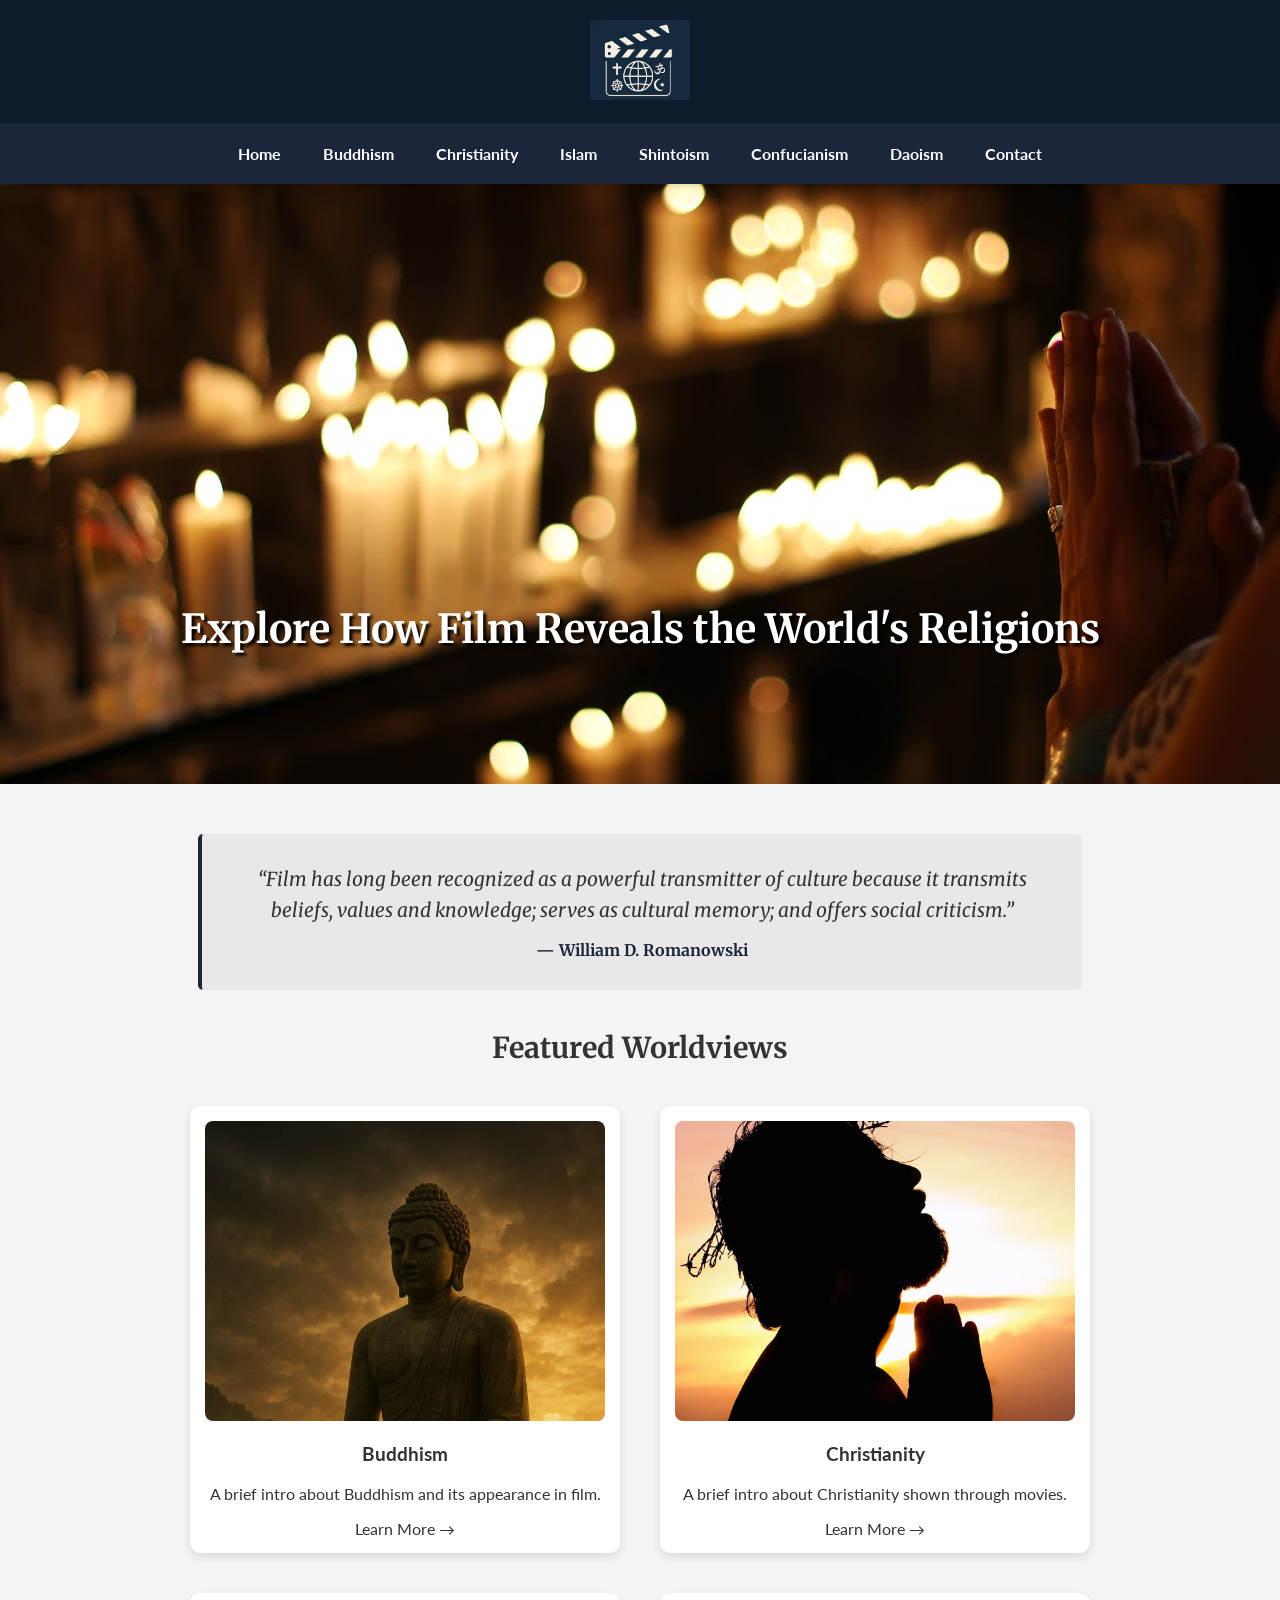
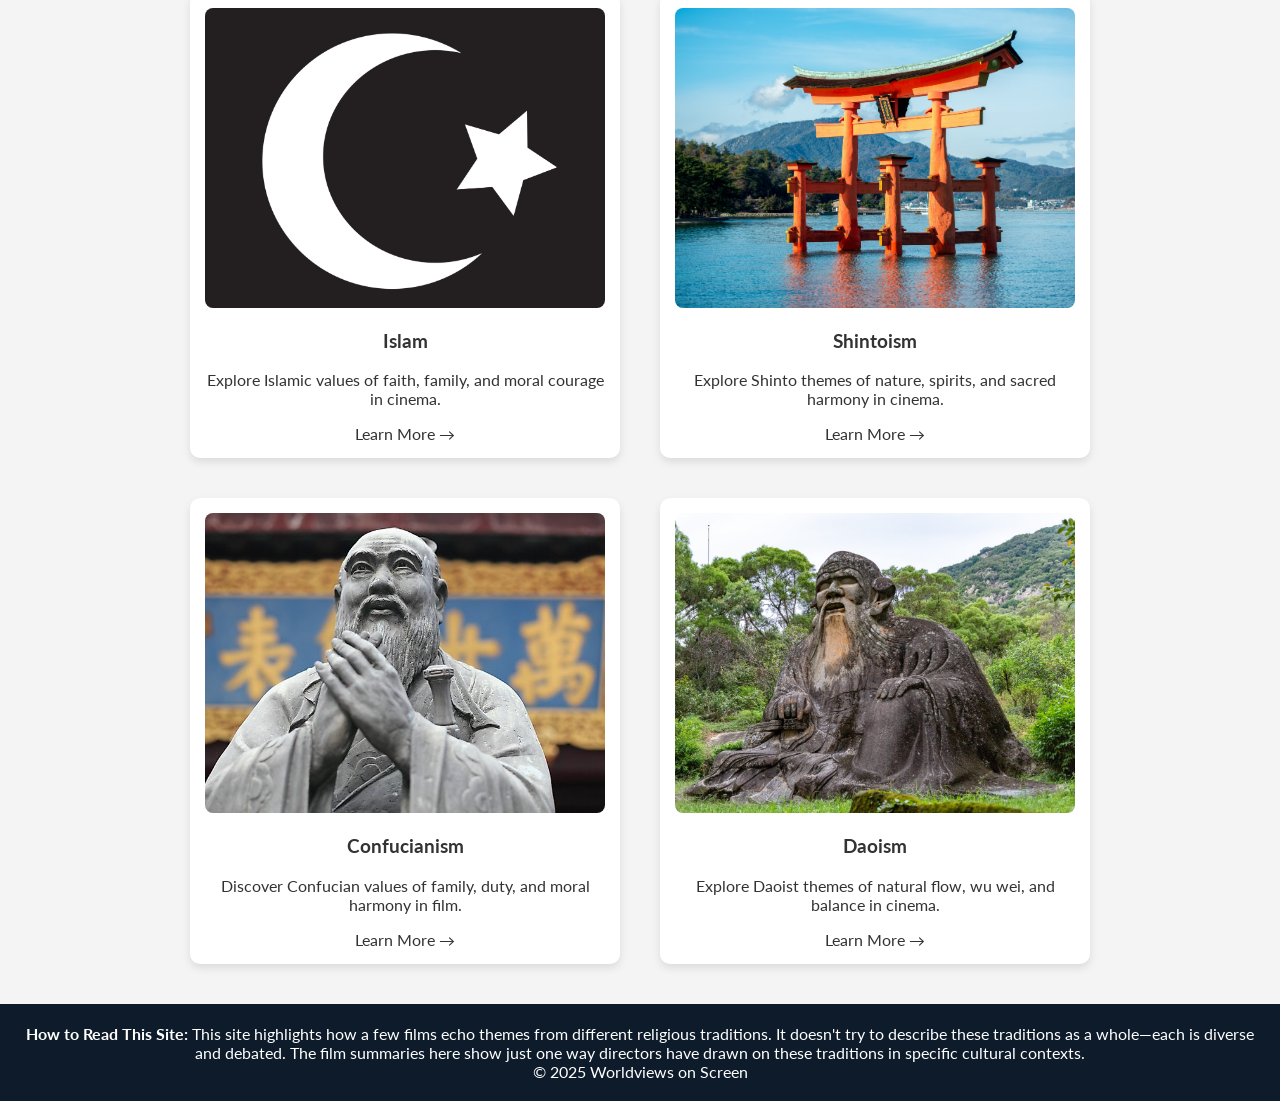
<file: index.html>
<!DOCTYPE html>
<html lang="en">
<head>
  <meta charset="UTF-8" />
  <meta name="viewport" content="width=device-width, initial-scale=1.0" />
  <title>Worldviews on Screen</title>
  <link rel="stylesheet" href="style/index.css">
</head>
<body>

<header>
  <img src="images/icon.png" alt="Worldviews on Screen Logo" style="height:80px;" />
</header>

<nav>
  <a href="#">Home</a>
  <a href="buddhism.html">Buddhism</a>
  <a href="christianity.html">Christianity</a>
  <a href="islam.html">Islam</a>
  <a href="shintoism.html">Shintoism</a>
  <a href="confucianism.html">Confucianism</a>
  <a href="daoism.html">Daoism</a>
  <a href="#">Contact</a>
</nav>

<img src="images/hero-img.jpg" alt="woman praying" class="hero">

<h2 class="hero-title">Explore How Film Reveals the World's Religions</h2>

<blockquote class="quote">
  <p>“Film has long been recognized as a powerful transmitter of culture because it transmits beliefs, values and knowledge; serves as cultural memory; and offers social criticism.”</p>
  <cite>— William D. Romanowski</cite>
</blockquote>

<h2 class="subtitle">Featured Worldviews</h2>
<div class="cards">
  <a href="buddhism.html" class="card">
    <img src="images/buddhist_cin.jpg" alt="Buddhism"/>
    <h3>Buddhism</h3>
    <p>A brief intro about Buddhism and its appearance in film.</p>
    <span>Learn More →</span>
  </a>
  <a href="christianity.html" class="card">
    <img src="images/christianity.jpg" alt="Christianity" class="go_up"/>
    <h3>Christianity</h3>
    <p>A brief intro about Christianity shown through movies.</p>
    <span>Learn More →</span>
  </a>
  <a href="islam.html" class="card">
    <img src="images/vector-symbol-of-islam-star-crescent-icon.jpg" alt="Islam"/>
    <h3>Islam</h3>
    <p>Explore Islamic values of faith, family, and moral courage in cinema.</p>
    <span>Learn More →</span>
  </a>
  <a href="shintoism.html" class="card">
    <img src="images/shrine.jpg" alt="Shintoism"/>
    <h3>Shintoism</h3>
    <p>Explore Shinto themes of nature, spirits, and sacred harmony in cinema.</p>
    <span>Learn More →</span>
  </a>
  <a href="confucianism.html" class="card">
    <img src="images/Confucious_card.jpg" alt="Confucianism"/>
    <h3>Confucianism</h3>
    <p>Discover Confucian values of family, duty, and moral harmony in film.</p>
    <span>Learn More →</span>
  </a>
  <a href="daoism.html" class="card">
    <img src="images/laoziStatue.jpg" alt="Daoism"/>
    <h3>Daoism</h3>
    <p>Explore Daoist themes of natural flow, wu wei, and balance in cinema.</p>
    <span>Learn More →</span>
  </a>
</div>

<footer>
  <div class="site-note">
    <strong>How to Read This Site:</strong> This site highlights how a few films echo themes from different religious traditions. 
    It doesn't try to describe these traditions as a 
    whole—each is diverse and debated. 
    The film summaries here show just one way directors have drawn on these traditions in specific cultural contexts.
  </div>
  © 2025 Worldviews on Screen
</footer>

<script>
  // Scroll-reveal animation for cards
  const cards = document.querySelectorAll('.card');
  
  const observerOptions = {
    threshold: 0.1,
    rootMargin: '0px 0px -50px 0px'
  };
  
  const observer = new IntersectionObserver((entries) => {
    entries.forEach(entry => {
      if (entry.isIntersecting) {
        entry.target.classList.add('visible');
      }
    });
  }, observerOptions);
  
  cards.forEach((card, index) => {
    card.style.transitionDelay = `${index * 0.15}s`;
    observer.observe(card);
  });
</script>

</body>
</html>
</file>
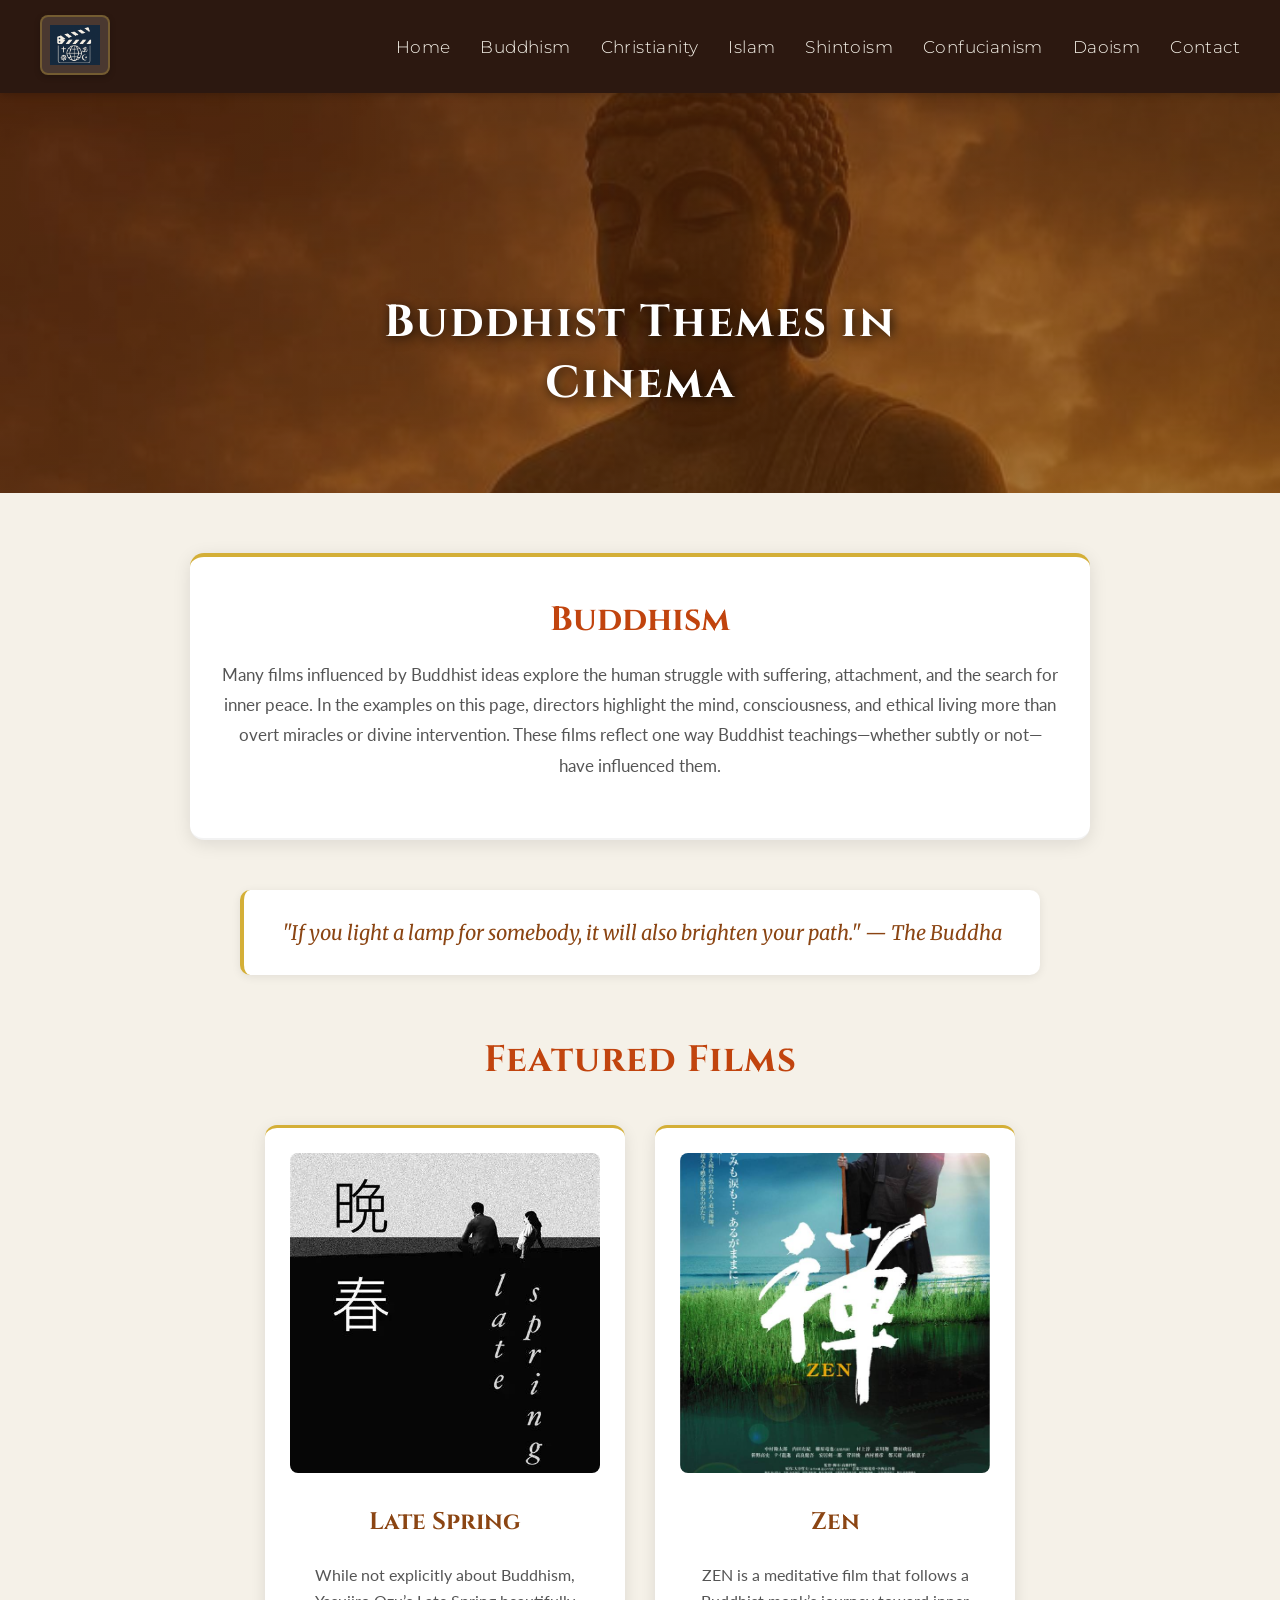
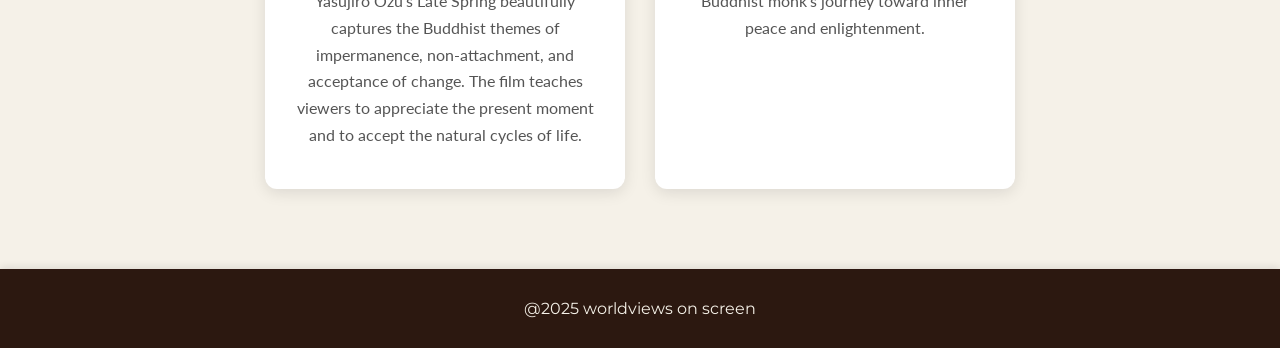
<file: buddhism.html>
<!DOCTYPE html>
<html lang="en">
<head>
    <meta charset="UTF-8">
    <meta name="viewport" content="width=device-width, initial-scale=1.0">
    <title>Buddhism</title>
    <link rel="stylesheet" href="style/buddhism.css">
</head>

<header>
    <a href="index.html" class="logo_link">
        <img src="images/icon.png" alt="Worldviews on Screen" class="logo">
    </a>
    <nav>
        <ul>
            <li><a href="index.html">Home</a></li>
            <li><a href="buddhism.html">Buddhism</a></li>
            <li><a href="christianity.html">Christianity</a></li>
            <li><a href="islam.html">Islam</a></li>
            <li><a href="shintoism.html">Shintoism</a></li>
            <li><a href="confucianism.html">Confucianism</a></li>
            <li><a href="daoism.html">Daoism</a></li>
            <li><a href="contact.html">Contact</a></li>
        </ul>
    </nav>
</header>

<body>
    <div class="hero_quote">
        <img src="images/buddhist_cin.jpg" alt="buddhist Image">
        <h2>Buddhist Themes in Cinema</h2>
    </div>
    <div class="middlep">
        <h3>Buddhism</h3>
        <p>Many films influenced by Buddhist ideas explore the human struggle with suffering, attachment, and the search for inner peace. 
            In the examples on this page, directors highlight the mind, consciousness, and ethical living more than overt miracles or divine intervention. 
            These films reflect one way Buddhist teachings—whether subtly or not—have influenced them.</p>
    </div>

    <div class="quote" id="randomQuote"></div>

    <h2>Featured Films</h2>
    <div class="film_section">
        <div class="film1">
            <img src="images/Late_Spring_Film.jpg" alt="film image 1">
            <h3>Late Spring</h3>
            <p>While not explicitly about Buddhism, Yasujiro Ozu’s Late Spring beautifully captures the Buddhist themes of impermanence, non-attachment, and acceptance of change. The film teaches viewers to appreciate the present moment and to accept the natural cycles of life.</p>
        </div>
        <div class="film2">
            <img src="images/Zen_Film2.jpg" alt="film image 2">
            <h3>Zen</h3>
            <p>ZEN is a meditative film that follows a Buddhist monk’s journey toward inner peace and enlightenment.</p>
        </div>
    </div>

</body>

<footer>

    <span>@2025 worldviews on screen</span>

</footer>

<script src="script.js"></script>

</html>
</file>
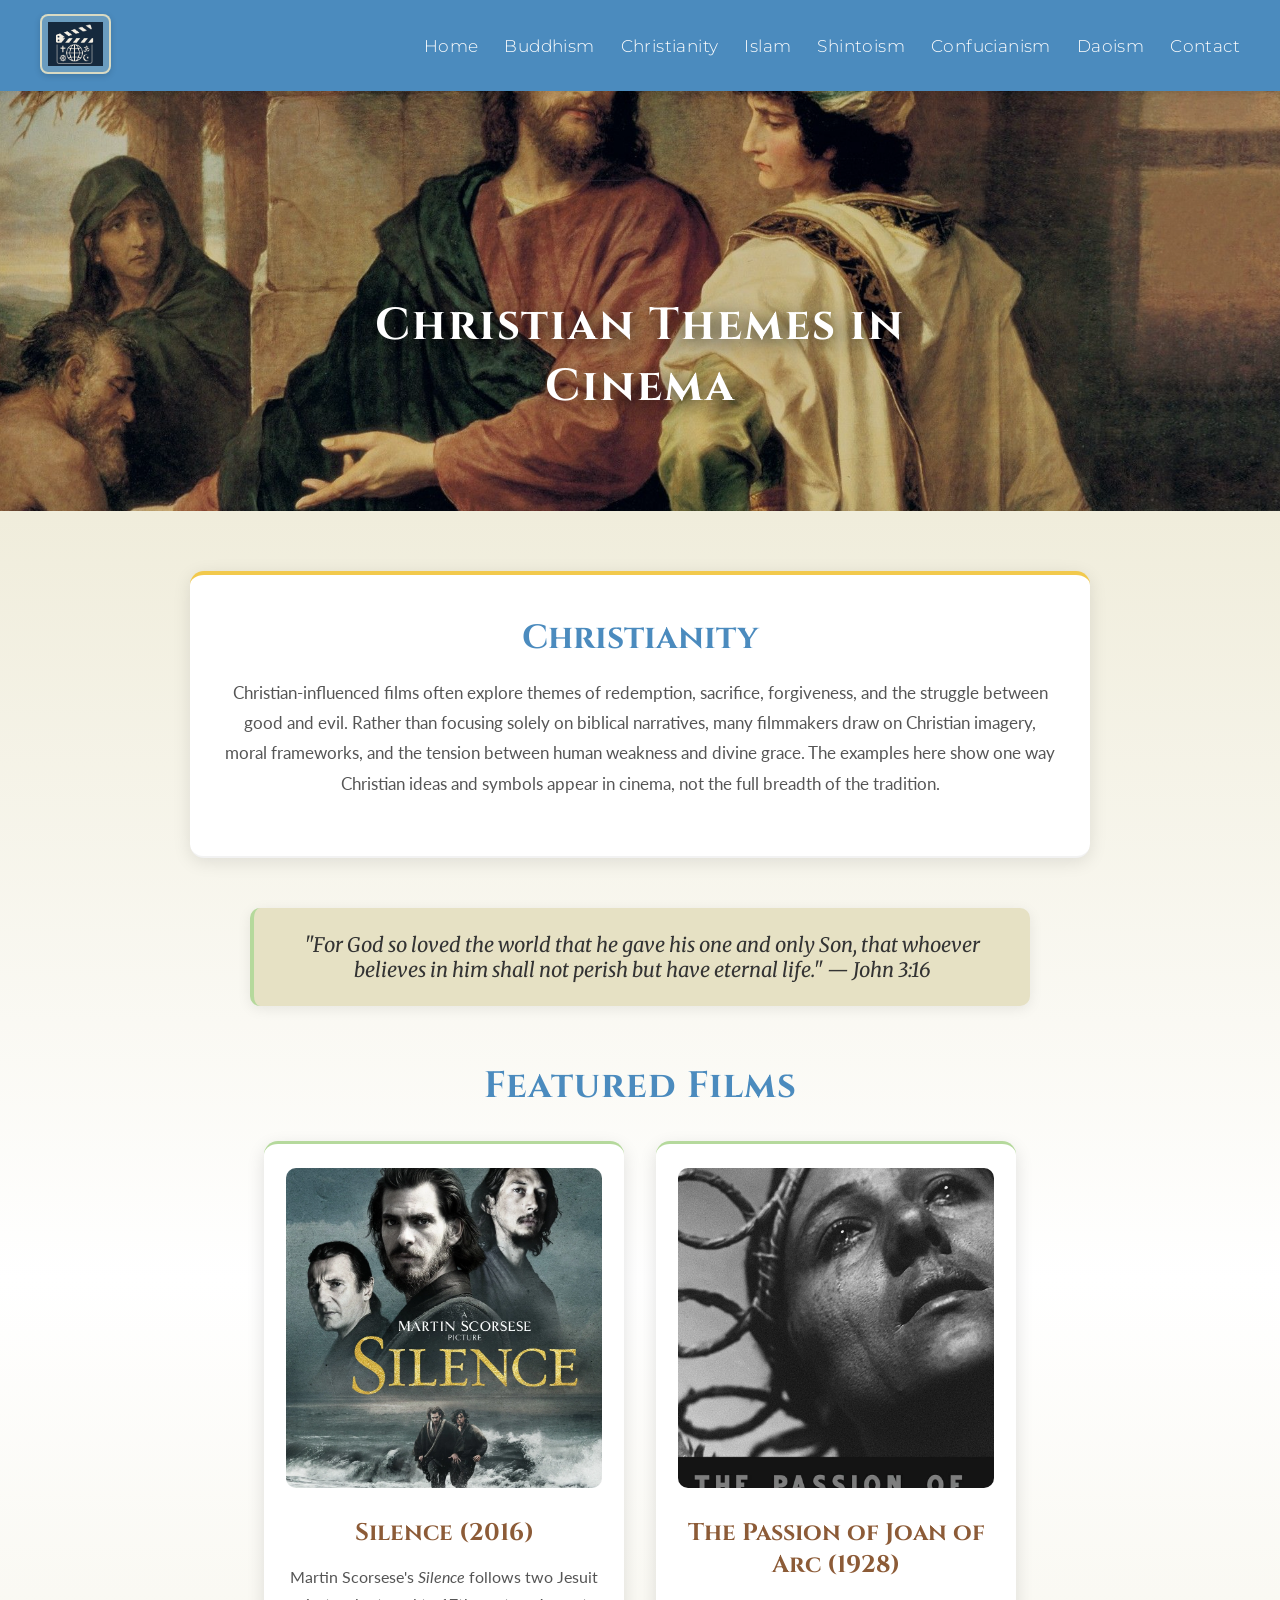
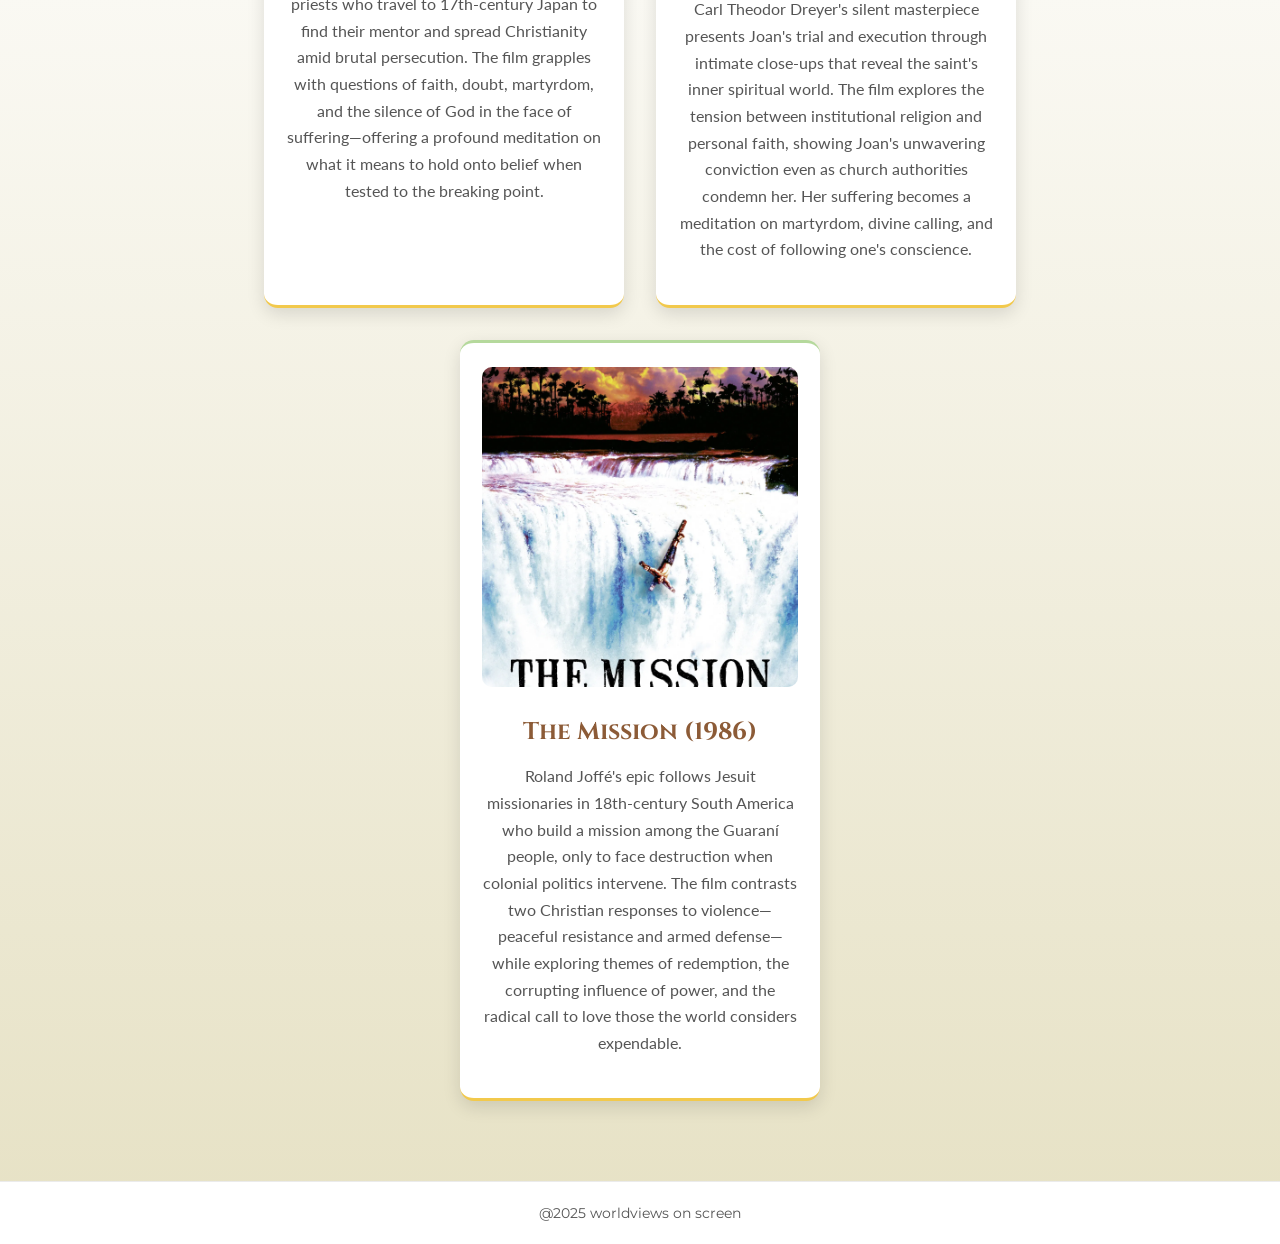
<file: christianity.html>
<!DOCTYPE html>
<html lang="en">
<head>
    <meta charset="UTF-8">
    <meta name="viewport" content="width=device-width, initial-scale=1.0">
    <title>Christianity</title>
    <link rel="stylesheet" href="style/christianity.css">
</head>

<header>
    <a href="index.html" class="logo_link">
        <img src="images/icon.png" alt="Worldviews on Screen" class="logo">
    </a>
    <nav>
        <ul>
            <li><a href="index.html">Home</a></li>
            <li><a href="buddhism.html">Buddhism</a></li>
            <li><a href="christianity.html">Christianity</a></li>
            <li><a href="islam.html">Islam</a></li>
            <li><a href="shintoism.html">Shintoism</a></li>
            <li><a href="confucianism.html">Confucianism</a></li>
            <li><a href="daoism.html">Daoism</a></li>
            <li><a href="contact.html">Contact</a></li>
        </ul>
    </nav>
</header>

<body>
    <!-- HERO SECTION -->
    <div class="hero_quote">
        <img src="images/christ_rich_young_ruler_hofmann.jpeg" alt="Christian art backdrop">
        <h2>Christian Themes in Cinema</h2>
    </div>

    <!-- INTRO SECTION -->
    <div class="middlep">
        <h3>Christianity</h3>
        <p>
            Christian-influenced films often explore themes of redemption, sacrifice, forgiveness, and the struggle between good and evil.
            Rather than focusing solely on biblical narratives, many filmmakers draw on Christian imagery, moral frameworks, and the tension between 
            human weakness and divine grace. The examples here show one way Christian ideas and symbols appear in cinema, 
            not the full breadth of the tradition.
        </p>
    </div>

    <!-- QUOTE SECTION -->
    <div class="quote" id="randomQuote">
        "For God so loved the world that he gave his one and only Son." — John 3:16
    </div>

    <!-- FEATURED FILMS -->
    <h2>Featured Films</h2>
    <div class="film_section">
        <div class="film_card">
            <img src="images/silence.webp" alt="Silence film poster">
            <h3>Silence (2016)</h3>
            <p>
                Martin Scorsese's <em>Silence</em> follows two Jesuit priests who travel to 17th-century Japan 
                to find their mentor and spread Christianity amid brutal persecution. The film grapples with 
                questions of faith, doubt, martyrdom, and the silence of God in the face of suffering—offering 
                a profound meditation on what it means to hold onto belief when tested to the breaking point.
            </p>
        </div>
        <div class="film_card">
            <img src="images/the_passion_of_joan_of_arc.webp" alt="The Passion of Joan of Arc film still">
            <h3>The Passion of Joan of Arc (1928)</h3>
            <p>
                Carl Theodor Dreyer's silent masterpiece presents Joan's trial and execution through intimate close-ups 
                that reveal the saint's inner spiritual world. The film explores the tension between institutional religion 
                and personal faith, showing Joan's unwavering conviction even as church authorities condemn her. 
                Her suffering becomes a meditation on martyrdom, divine calling, and the cost of following one's conscience.
            </p>
        </div>
        <div class="film_card">
            <img src="images/the_mission_1986.webp" alt="The Mission film poster">
            <h3>The Mission (1986)</h3>
            <p>
                Roland Joffé's epic follows Jesuit missionaries in 18th-century South America who build a mission 
                among the Guaraní people, only to face destruction when colonial politics intervene. 
                The film contrasts two Christian responses to violence—peaceful resistance and armed defense—while 
                exploring themes of redemption, the corrupting influence of power, and the radical call to love 
                those the world considers expendable.
            </p>
        </div>
    </div>
</body>

<footer>
    <span>@2025 worldviews on screen</span>
</footer>

<script src="script.js"></script>
</html>
</file>
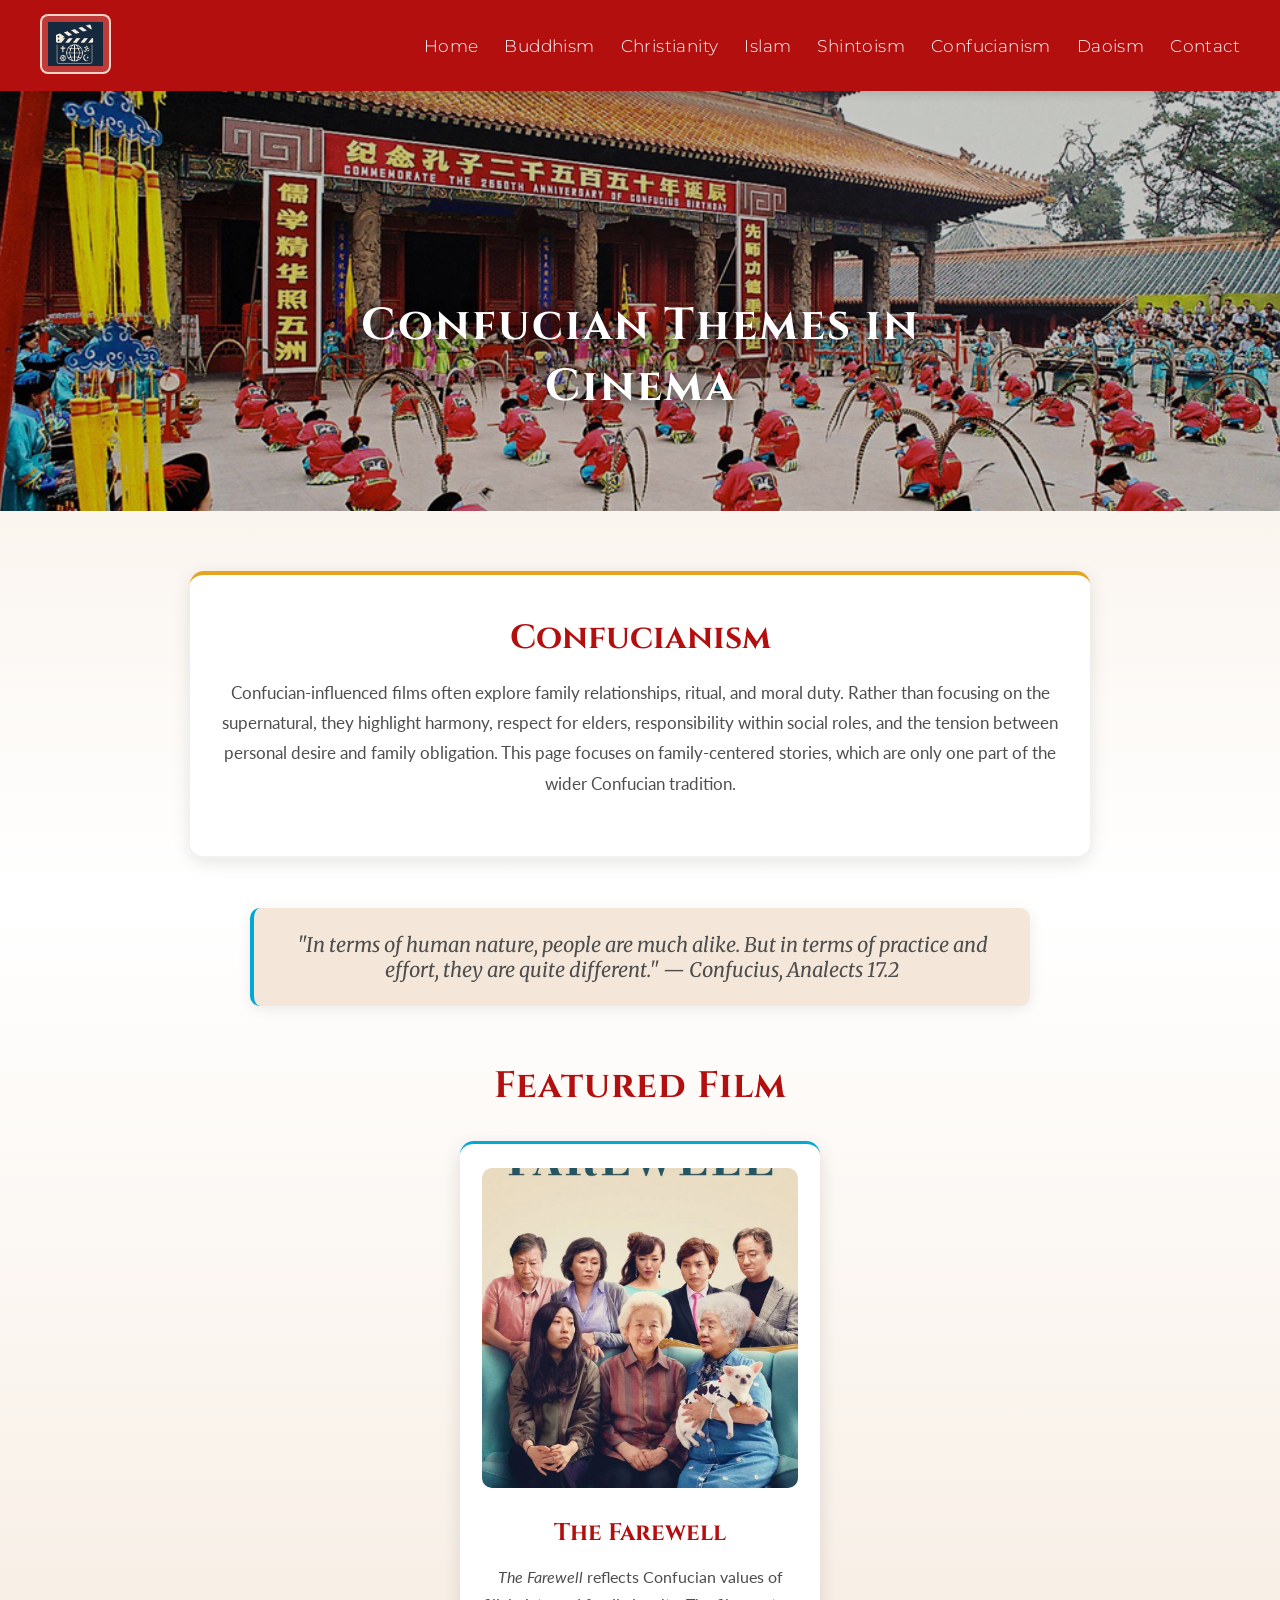
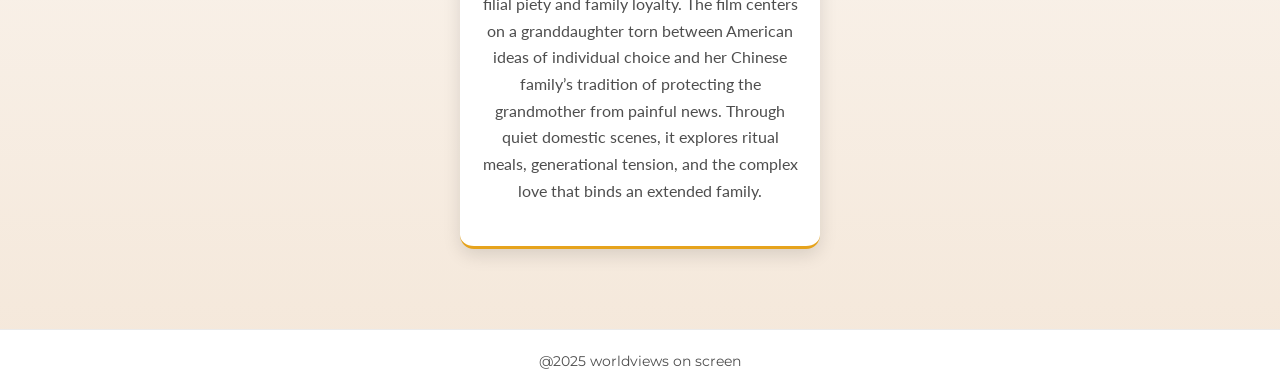
<file: confucianism.html>
<!DOCTYPE html>
<html lang="en">
<head>
    <meta charset="UTF-8">
    <meta name="viewport" content="width=device-width, initial-scale=1.0">
    <title>Confucianism</title>
    <link rel="stylesheet" href="style/confucianism.css">
</head>

<header>
    <a href="index.html" class="logo_link">
        <img src="images/icon.png" alt="Worldviews on Screen" class="logo">
    </a>
    <nav>
        <ul>
            <li><a href="index.html">Home</a></li>
            <li><a href="buddhism.html">Buddhism</a></li>
            <li><a href="christianity.html">Christianity</a></li>
            <li><a href="islam.html">Islam</a></li>
            <li><a href="shintoism.html">Shintoism</a></li>
            <li><a href="confucianism.html">Confucianism</a></li>
            <li><a href="daoism.html">Daoism</a></li>
            <li><a href="contact.html">Contact</a></li>
        </ul>
    </nav>
</header>

<body>
    <!-- HERO SECTION -->
    <div class="hero_quote">
        <img src="images/confucian_ritual.jpg" alt="Confucian ritual backdrop">
        <h2>Confucian Themes in Cinema</h2>
    </div>

    <!-- INTRO SECTION -->
    <div class="middlep">
        <h3>Confucianism</h3>
        <p>
            Confucian-influenced films often explore family relationships, ritual, and moral duty. 
            Rather than focusing on the supernatural, 
            they highlight harmony, respect for elders, 
            responsibility within social roles, 
            and the tension between personal desire and family obligation. 
            This page focuses on family-centered stories, 
            which are only one part of the wider Confucian tradition.
        </p>
    </div>

    <!-- QUOTE SECTION (can be replaced by JS later) -->
    <div class="quote" id="randomQuote">
        “To put the world in order, we must first put the family in order.” – Confucius
    </div>

    <!-- FEATURED FILM -->
    <h2>Featured Film</h2>
    <div class="film_section">
        <div class="film_card">
            <img src="images/the_farewell.webp" alt="The Farewell film still">
            <h3>The Farewell</h3>
            <p>
                <em>The Farewell</em> reflects Confucian values of filial piety and family loyalty. 
                The film centers on a granddaughter torn between American ideas of individual choice and her Chinese family’s tradition of protecting the grandmother from painful news. 
                Through quiet domestic scenes, 
                it explores ritual meals, generational tension, and the 
                complex love that binds an extended family.
            </p>
        </div>
    </div>
</body>

<footer>
    <span>@2025 worldviews on screen</span>
</footer>

<script src="script.js"></script>
</html>
</file>
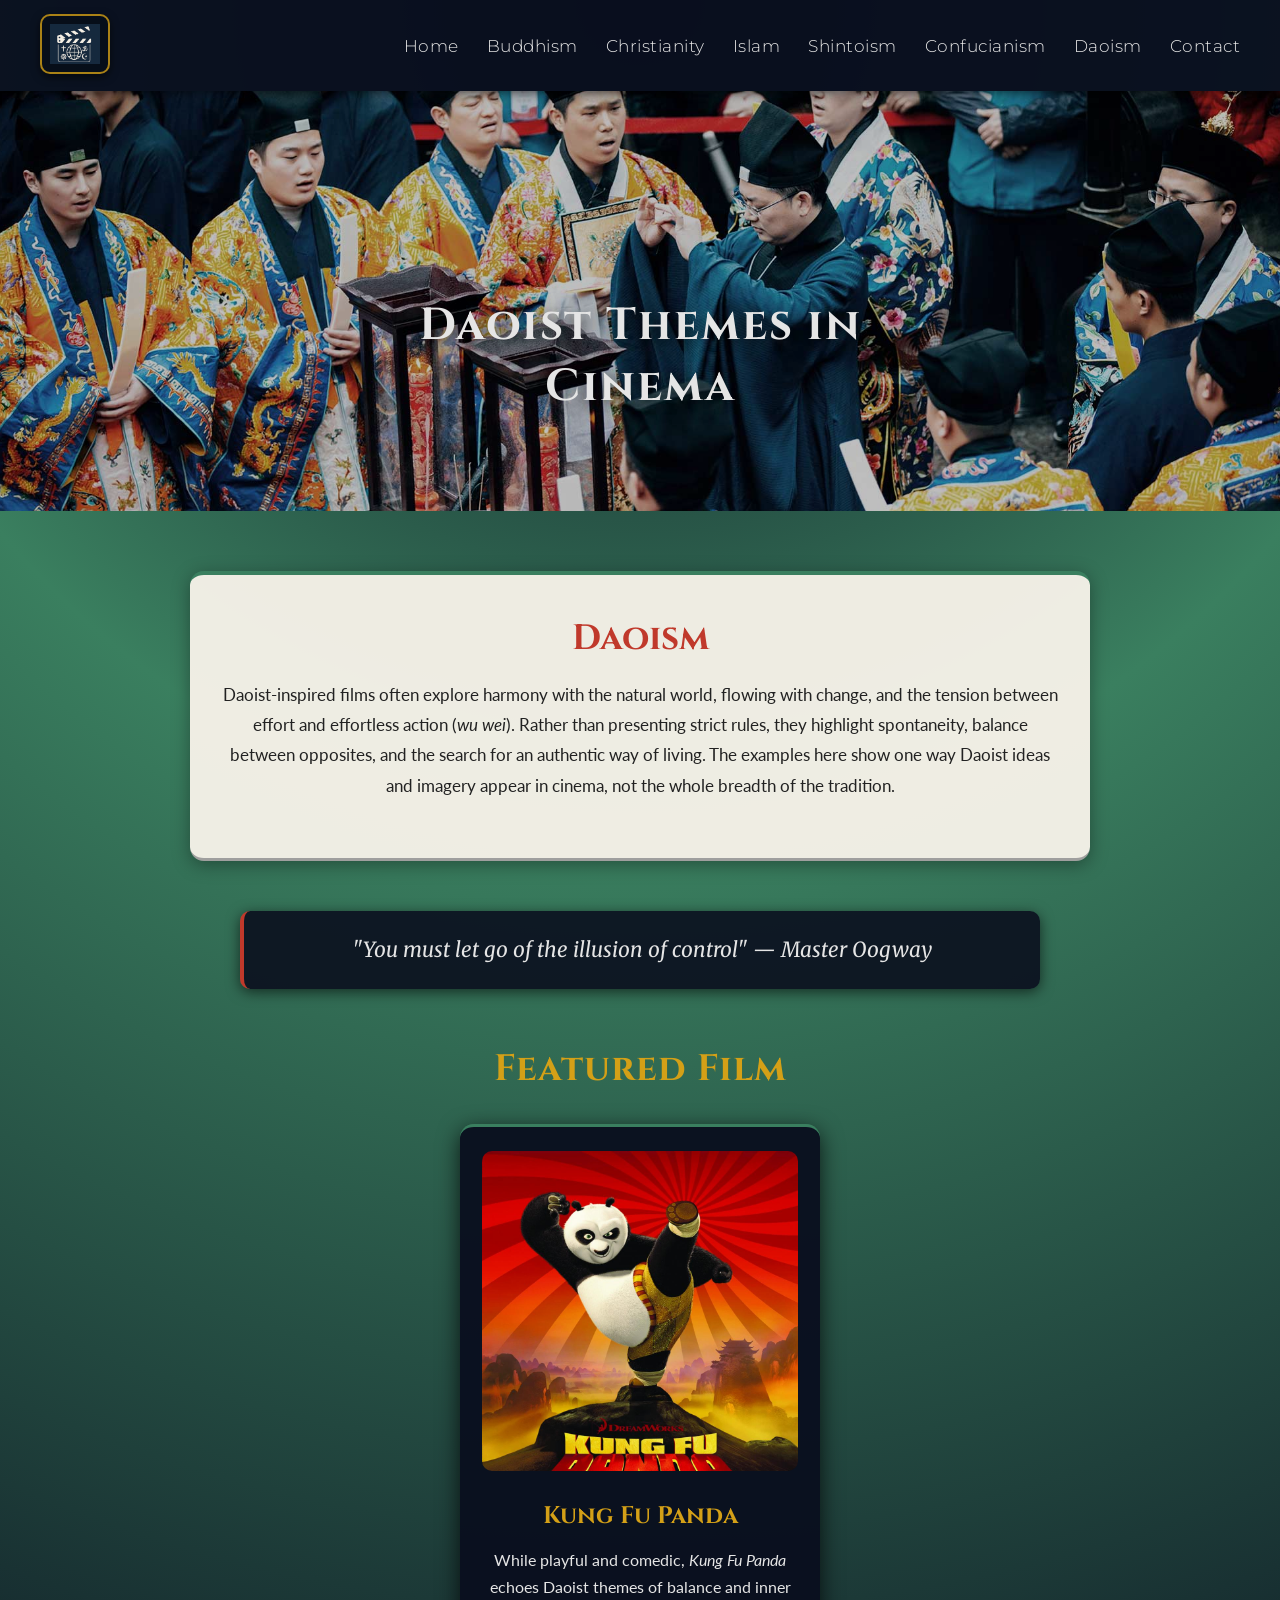
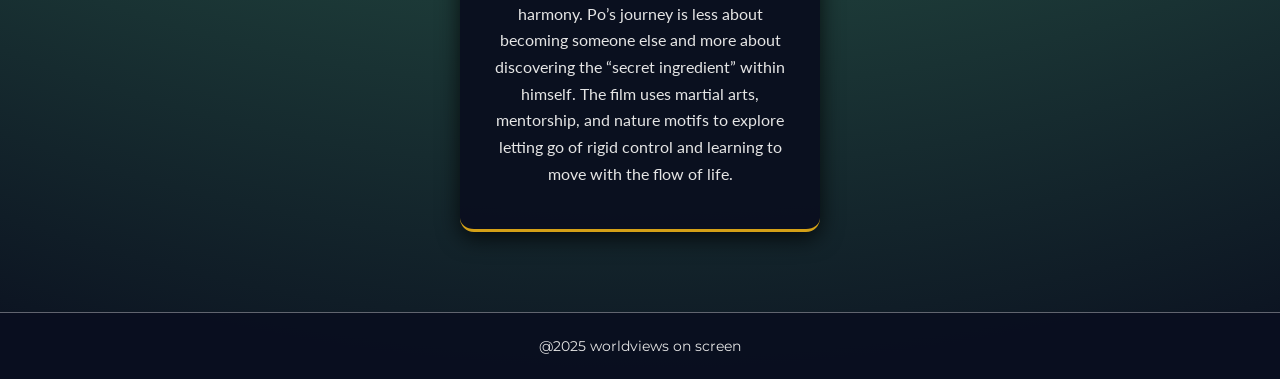
<file: daoism.html>
<!DOCTYPE html>
<html lang="en">
<head>
    <meta charset="UTF-8">
    <meta name="viewport" content="width=device-width, initial-scale=1.0">
    <title>Daoism</title>
    <link rel="stylesheet" href="style/daoism.css">
</head>

<header>
    <a href="index.html" class="logo_link">
        <img src="images/icon.png" alt="Worldviews on Screen" class="logo">
    </a>
    <nav>
        <ul>
            <li><a href="index.html">Home</a></li>
            <li><a href="buddhism.html">Buddhism</a></li>
            <li><a href="christianity.html">Christianity</a></li>
            <li><a href="islam.html">Islam</a></li>
            <li><a href="shintoism.html">Shintoism</a></li>
            <li><a href="confucianism.html">Confucianism</a></li>
            <li><a href="daoism.html">Daoism</a></li>
            <li><a href="contact.html">Contact</a></li>
        </ul>
    </nav>
</header>

<body>
    <!-- HERO SECTION -->
    <div class="hero_quote">
        <img src="images/taoist_ritual.jpg" alt="Daoist ritual backdrop">
        <h2>Daoist Themes in Cinema</h2>
    </div>

    <!-- INTRO SECTION -->
    <div class="middlep">
        <h3>Daoism</h3>
        <p>
            Daoist-inspired films often explore harmony with the natural world, flowing with change, and the tension
            between effort and effortless action (<em>wu wei</em>). Rather than presenting strict rules, they
            highlight spontaneity, balance between opposites, and the search for an authentic way of living.
            The examples here show one way Daoist ideas and imagery appear in cinema, not the whole breadth of the tradition.
        </p>
    </div>

    <!-- QUOTE SECTION -->
    <div class="quote" id="randomQuote">
        “The soft overcomes the hard; the gentle overcomes the rigid.” — Attributed to Laozi
    </div>

    <!-- FEATURED FILM -->
    <h2>Featured Film</h2>
    <div class="film_section">
        <div class="film_card">
            <img src="images/kung_fu_panda_poster.jpg" alt="Kung Fu Panda film poster">
            <h3>Kung Fu Panda</h3>
            <p>
                While playful and comedic, <em>Kung Fu Panda</em> echoes Daoist themes of balance and inner harmony. 
                Po’s journey is less about becoming someone else and more about discovering the “secret ingredient” 
                within himself. The film uses martial arts, mentorship, and nature motifs to explore letting go of 
                rigid control and learning to move with the flow of life.
            </p>
        </div>
    </div>
</body>

<footer>
    <span>@2025 worldviews on screen</span>
</footer>

<script src="script.js"></script>
</html>
</file>
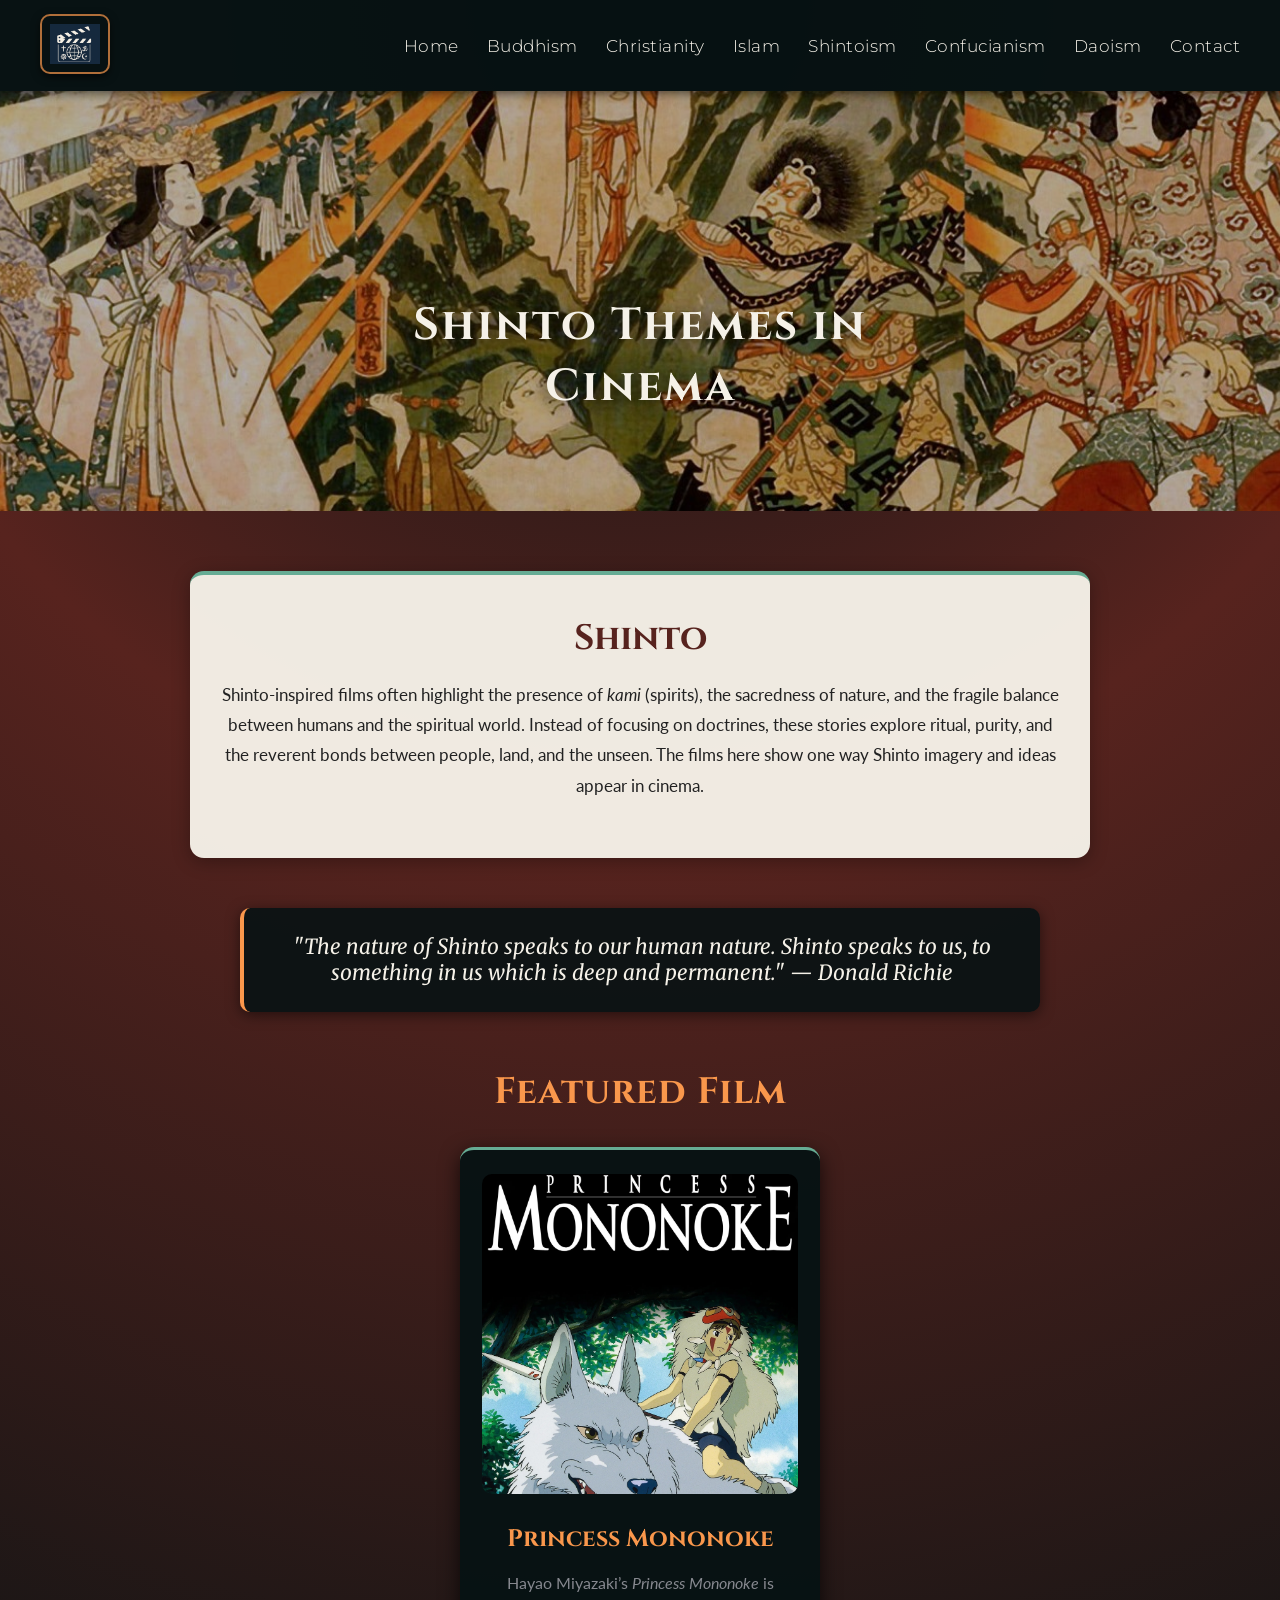
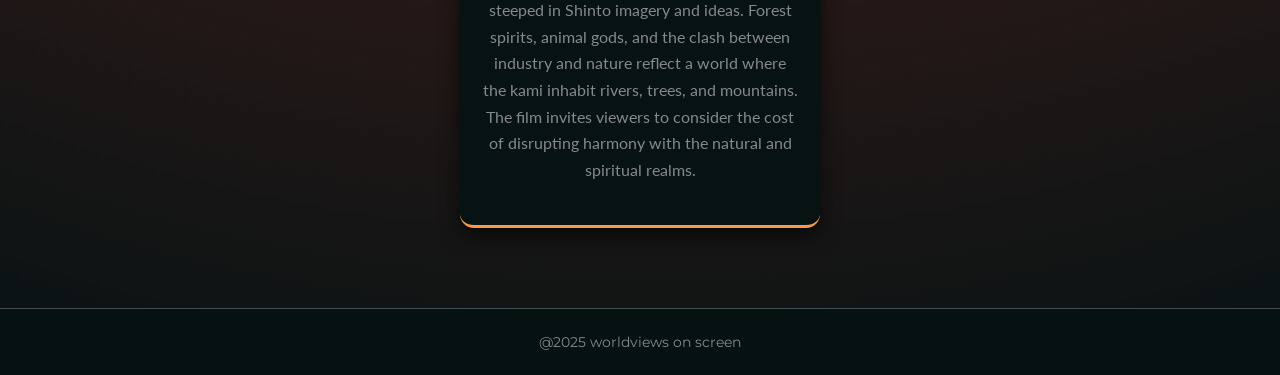
<file: shintoism.html>
<!DOCTYPE html>
<html lang="en">
<head>
    <meta charset="UTF-8">
    <meta name="viewport" content="width=device-width, initial-scale=1.0">
    <title>Shinto</title>
    <link rel="stylesheet" href="style/shinto.css">
</head>

<header>
    <a href="index.html" class="logo_link">
        <img src="images/icon.png" alt="Worldviews on Screen" class="logo">
    </a>
    <nav>
        <ul>
            <li><a href="index.html">Home</a></li>
            <li><a href="buddhism.html">Buddhism</a></li>
            <li><a href="christianity.html">Christianity</a></li>
            <li><a href="islam.html">Islam</a></li>
            <li><a href="shintoism.html">Shintoism</a></li>
            <li><a href="confucianism.html">Confucianism</a></li>
            <li><a href="daoism.html">Daoism</a></li>
            <li><a href="contact.html">Contact</a></li>
        </ul>
    </nav>
</header>

<body>
    <!-- HERO SECTION -->
    <div class="hero_quote">
        <img src="images/amaterasu.jpg" alt="Amaterasu illustration">
        <h2>Shinto Themes in Cinema</h2>
    </div>

    <!-- INTRO SECTION -->
    <div class="middlep">
        <h3>Shinto</h3>
        <p>
            Shinto-inspired films often highlight the presence of <em>kami</em> (spirits), the sacredness of nature,
            and the fragile balance between humans and the spiritual world. Instead of focusing on doctrines, these
            stories explore ritual, purity, and the reverent bonds between people, land, and the unseen. The films here show one way Shinto imagery and ideas appear in cinema.
        </p>
    </div>

    <!-- QUOTE SECTION (you can hook this into your JS later if you want Shinto quotes) -->
    <div class="quote" id="randomQuote">
        <!-- Optional: Static quote for now; your script.js can overwrite this -->
        “Wherever the heart opens in reverence, the kami draw near.”
    </div>

    <!-- FEATURED FILMS -->
    <h2>Featured Film</h2>
    <div class="film_section">
        <div class="film_card">
            <img src="images/princess_mononoke.webp" alt="Princess Mononoke still">
            <h3>Princess Mononoke</h3>
            <p>
                Hayao Miyazaki’s <em>Princess Mononoke</em> is steeped in Shinto imagery and ideas. Forest spirits,
                animal gods, and the clash between industry and nature reflect a world where the kami inhabit rivers,
                trees, and mountains. The film invites viewers to consider the cost of disrupting harmony with the
                natural and spiritual realms.
            </p>
        </div>
    </div>
</body>

<footer>
    <span>@2025 worldviews on screen</span>
</footer>

<script src="script.js"></script>
</html>
</file>
<file: style/index.css>
@import url('https://fonts.googleapis.com/css2?family=Lato:ital,wght@0,100;0,300;0,400;0,700;0,900;1,100;1,300;1,400;1,700;1,900&family=Merriweather:ital,opsz,wght@0,18..144,300..900;1,18..144,300..900&display=swap');
body {
    margin: 0;
    font-family: "Lato", sans-serif;
    background: #f4f4f4;
    color: #333;
}
header {
    text-align: center;
    padding: 20px;
    background: #0d1b2a;
    color: white;
}
nav {
    display: flex;
    justify-content: center;
    gap: 30px;
    padding: 15px 0;
    background: #1b263b;
    position: sticky;
    top: 0;
    z-index: 100;
    box-shadow: 0 2px 4px rgba(0,0,0,0.1);
}
nav a {
    color: white;
    text-decoration: none;
    font-weight: bold;
    padding: 6px;
    transition: color .2s, background .2s;
}
nav a:hover {
    color: #333;
    background: #f4f4f4;
    border-radius: 2px;
}
.hero {
    width: 100%;
    height: 600px;
    object-fit: cover;
    display: flex;
    align-items: center;
    justify-content: center;
    color: white;
    font-size: 2rem;
    font-weight: bold;
}
.subtitle {
    text-align: center;
    margin-top: 40px;
    font-size: 1.8rem;
    font-family: "Merriweather", serif;
}
.hero-title {
    color: white;
    text-align: center;
    font-family: "Merriweather", serif;
    font-size: 2.5rem;
    margin: 0;
    transform: translateY(-180px);
    position: relative;
    text-shadow: 3px 3px 3px black;
}
.quote {
    max-width: 800px;
    margin: 0 auto;
    padding: 30px 40px;
    text-align: center;
    font-family: "Merriweather", serif;
    font-style: italic;
    color: #333;
    background: #e8e8e8;
    border-left: 4px solid #1b263b;
    border-radius: 5px;
}
.quote p {
    font-size: 1.2rem;
    line-height: 1.6;
    margin: 0 0 15px 0;
}
.quote cite {
    font-size: 1rem;
    font-style: normal;
    font-weight: bold;
    color: #1b263b;
}
.cards {
    display: flex;
    justify-content: center;
    gap: 40px;
    margin: 40px 0;
    flex-wrap: wrap;
}
.card {
    background: white;
    width: 400px;
    padding: 15px;
    border-radius: 10px;
    box-shadow: 0 4px 8px rgba(0,0,0,0.1);
    text-align: center;
    transition: transform .5s, opacity 0.6s ease-out, translate 0.6s ease-out;
    opacity: 0;
    translate: 0 50px;
    color: #333;
    text-decoration: none;
}
.card:hover {
    transform: scale(1.05);
}
.card img {
    width: 100%;
    height: 300px;
    object-fit: cover;
    border-radius: 8px;
}
.go_up {
    object-position: 100% 20%;
}
.card a {
    display: inline-block;
    margin-top: 10px;
    font-weight: bold;
    color: #1b263b;
    text-decoration: none;
}
.card a:hover{
    opacity: .8;
}
.card.visible {
    opacity: 1;
    translate: 0 0;
}
footer {
    background: #0d1b2a;
    color: white;
    text-align: center;
    padding: 20px;
    margin-top: 40px;
}

/*MOBILE RESPONSIVE*/
@media (max-width: 768px) {
    header {
        padding: 15px;
    }

    header img {
        height: 60px !important;
    }

    nav {
        flex-wrap: wrap;
        gap: 15px;
        padding: 12px 10px;
    }

    nav a {
        padding: 8px 12px;
        font-size: 14px;
    }

    .hero {
        height: 400px;
    }

    .hero-title {
        font-size: 1.8rem;
        padding: 0 20px;
        transform: translateY(-120px);
    }

    .subtitle {
        font-size: 1.5rem;
        margin-top: 30px;
        padding: 0 20px;
    }

    .cards {
        gap: 25px;
        margin: 30px 0;
        padding: 0 20px;
    }

    .card {
        width: 100%;
        max-width: 400px;
    }

    .card img {
        height: 250px;
    }

    footer {
        padding: 15px;
        margin-top: 30px;
        font-size: 0.9rem;
    }
}

@media (max-width: 480px) {
    .hero {
        height: 300px;
    }

    .hero-title {
        font-size: 1.4rem;
        transform: translateY(-90px);
    }

    .subtitle {
        font-size: 1.3rem;
    }

    nav a {
        padding: 6px 10px;
        font-size: 13px;
    }
}
</file>
<file: style/buddhism.css>
/* Worldviews on Screen - Buddhism Stylesheet
   Palette:
   #8B4513 (saddle brown - earth)
   #D4AF37 (gold - enlightenment)
   #C1440E (burnt orange - saffron robes)
   #2C1810 (dark brown - wood)
   #f5f1e8 (paper cream)
*/

@import url('https://fonts.googleapis.com/css2?family=Cinzel:wght@400;600&family=Merriweather:wght@400;700&family=Lato:wght@300;400;700&family=Montserrat:wght@300&display=swap');

:root {
    --earth-brown: #8B4513;
    --enlightenment-gold: #D4AF37;
    --saffron-orange: #C1440E;
    --dark-wood: #2C1810;
    --paper-cream: #f5f1e8;
}

/* GLOBAL */

* {
    box-sizing: border-box;
}

body {
    margin: 0;
    background: var(--paper-cream);
    color: #333;
    font-family: 'Lato', sans-serif;
    animation: pageFadeIn 0.8s ease-in-out;
}

/* TYPOGRAPHY */

h1, h2, h3 {
    font-family: 'Cinzel', serif;
    color: var(--earth-brown);
}

p {
    font-family: 'Lato', sans-serif;
    line-height: 1.8;
    font-size: 1rem;
}

/* ANIMATIONS */

@keyframes pageFadeIn {
    from { opacity: 0; }
    to   { opacity: 1; }
}

@keyframes fadeInUp {
    from { opacity: 0; transform: translateY(6px); }
    to   { opacity: 1; transform: translateY(0); }
}

/* HEADER */

header {
    background: var(--dark-wood);
    display: flex;
    justify-content: space-between;
    align-items: center;
    padding: 15px 40px;
    box-shadow: 0 2px 8px rgba(0,0,0,0.2);
    position: sticky;
    top: 0;
    z-index: 10;
}

header .logo {
    height: 60px;
    background: rgba(245, 241, 232, 0.15);
    padding: 8px;
    border-radius: 8px;
    border: 2px solid rgba(212, 175, 55, 0.3);
    box-shadow: 0 2px 6px rgba(0,0,0,0.2);
}

header nav ul {
    list-style: none;
    display: flex;
    gap: 30px;
    margin: 0;
    padding: 0;
}

header nav a {
    text-decoration: none;
    font-family: 'Montserrat', sans-serif;
    font-weight: 300;
    color: var(--paper-cream);
    font-size: 17px;
    letter-spacing: 0.4px;
    position: relative;
    transition: color 0.3s ease;
}

header nav a::after {
    content: "";
    position: absolute;
    left: 0;
    bottom: -4px;
    width: 0;
    height: 2px;
    background: var(--enlightenment-gold);
    transition: width 0.3s ease;
}

header nav a:hover {
    color: var(--enlightenment-gold);
}

header nav a:hover::after {
    width: 100%;
}

/* HERO SECTION */

.hero_quote {
    position: relative;
    width: 100%;
    height: 400px;
    overflow: hidden;
    margin-bottom: 60px;
    animation: fadeInUp 0.9s ease-in-out;
}

.hero_quote::before {
    content: '';
    position: absolute;
    top: 0;
    left: 0;
    width: 100%;
    height: 100%;
    background: linear-gradient(135deg, rgba(193, 68, 14, 0.3) 0%, rgba(139, 69, 19, 0.4) 100%);
    z-index: 1;
}

.hero_quote img {
    width: 100%;
    height: 100%;
    object-fit: cover;
    filter: brightness(0.7);
}

.hero_quote h2 {
    position: absolute;
    top: 50%;
    left: 50%;
    transform: translate(-50%, -50%);
    color: white;
    font-size: 2.8rem;
    text-shadow: 2px 2px 12px rgba(0,0,0,0.8);
    letter-spacing: 2px;
    text-align: center;
    z-index: 2;
    padding: 0 20px;
}

/* MIDDLE TEXT SECTION */

.middlep {
    max-width: 900px;
    margin: 0 auto 50px auto;
    background: white;
    color: #333;
    padding: 40px 32px;
    border-radius: 14px;
    box-shadow: 0 4px 18px rgba(0,0,0,0.1);
    border-top: 4px solid var(--enlightenment-gold);
    border-bottom: 2px solid rgba(0,0,0,0.05);
    animation: fadeInUp 0.9s ease-in-out;
}

.middlep h3 {
    margin-top: 0;
    margin-bottom: 18px;
    font-size: 2.1rem;
    text-align: center;
    color: var(--saffron-orange);
}

.middlep p {
    font-size: 1.05rem;
    text-align: center;
    color: #555;
}

/* QUOTE SECTION */

.quote {
    font-family: "Merriweather", serif;
    font-size: 1.25rem;
    text-align: center;
    max-width: 800px;
    margin: 40px auto 30px auto;
    padding: 30px 24px;
    background: white;
    color: var(--earth-brown);
    border-left: 4px solid var(--enlightenment-gold);
    border-radius: 10px;
    box-shadow: 0 2px 10px rgba(0,0,0,0.08);
    font-style: italic;
    animation: fadeInUp 1.1s ease-in-out;
}

/* SECTION TITLE */

h2 {
    text-align: center;
    margin: 60px 0 40px 0;
    font-size: 2.3rem;
    color: var(--saffron-orange);
    letter-spacing: 1px;
}

/* FILM SECTION */

.film_section {
    display: flex;
    justify-content: center;
    flex-wrap: wrap;
    gap: 30px;
    max-width: 1200px;
    margin: 0 auto 80px auto;
    padding: 0 20px;
}

.film1, .film2 {
    background: white;
    padding: 25px;
    border-radius: 12px;
    width: min(360px, 100%);
    text-align: center;
    box-shadow: 0 4px 15px rgba(0,0,0,0.1);
    transition: transform 0.3s ease, box-shadow 0.3s ease, border-top-color 0.3s ease;
    animation: fadeInUp 1s ease-in-out;
    border-top: 3px solid var(--enlightenment-gold);
}

.film1:hover, .film2:hover {
    transform: translateY(-8px);
    box-shadow: 0 8px 25px rgba(0,0,0,0.15);
    border-top-color: var(--saffron-orange);
}

.film_section img {
    width: 100%;
    height: 320px;
    object-fit: cover;
    border-radius: 8px;
    margin-bottom: 15px;
}

.film_section h3 {
    margin-top: 15px;
    color: var(--earth-brown);
    font-size: 1.5rem;
}

.film_section p {
    font-size: 0.98rem;
    font-family: 'Lato', sans-serif;
    margin-top: 15px;
    color: #555;
    line-height: 1.7;
}

/* FOOTER */

footer {
    background: var(--dark-wood);
    text-align: center;
    padding: 30px;
    margin-top: 80px;
    font-family: 'Montserrat', sans-serif;
    color: var(--paper-cream);
    box-shadow: 0 -2px 8px rgba(0,0,0,0.1);
}

/* RESPONSIVE */

@media (max-width: 768px) {
    header {
        flex-direction: column;
        padding: 15px 20px;
        gap: 15px;
        position: static;
    }

    header .logo {
        height: 50px;
    }

    header nav ul {
        flex-direction: column;
        gap: 10px;
        padding: 0;
        text-align: center;
    }

    header nav a {
        font-size: 16px;
        display: block;
        padding: 8px;
    }

    .hero_quote {
        height: 250px;
        margin-bottom: 40px;
    }

    .hero_quote h2 {
        font-size: 2rem;
        padding: 0 20px;
        letter-spacing: 1px;
    }

    .middlep {
        margin: 0 16px 40px 16px;
        padding: 28px 20px;
    }

    .middlep h3 {
        font-size: 1.8rem;
    }

    .quote {
        font-size: 1.1rem;
        width: 90%;
        padding: 20px;
        margin: 30px auto;
    }

    h2 {
        font-size: 1.9rem;
        margin: 40px 0 30px 0;
        padding: 0 20px;
    }

    .film_section {
        flex-direction: column;
        gap: 25px;
        padding: 0 20px 30px 20px;
    }

    .film_section img {
        height: 250px;
    }

    .film_section h3 {
        font-size: 1.3rem;
    }

    .film_section p {
        font-size: 14px;
    }

    footer {
        margin-top: 50px;
        padding: 20px;
    }
}
</file>
<file: style/christianity.css>
/* Worldviews on Screen - Christianity Stylesheet
   Palette:
   #4B8BBE (celestial blue)
   #B5D99C (olive/life green)
   #F2C94C (golden light)
   #E6E1C4 (parchment cream)
   #8C5B37 (earth brown)
*/

@import url('https://fonts.googleapis.com/css2?family=Cinzel:wght@400;600&family=Merriweather:wght@400;700&family=Lato:wght@300;400;700&family=Montserrat:wght@300&display=swap');

:root {
    --celestial-blue: #4B8BBE;
    --life-green: #B5D99C;
    --golden-light: #F2C94C;
    --parchment: #E6E1C4;
    --earth-brown: #8C5B37;
}

/* GLOBAL */

* {
    box-sizing: border-box;
}

body {
    margin: 0;
    background: linear-gradient(to bottom, var(--parchment) 0%, #ffffff 45%, var(--parchment) 100%);
    color: #333;
    font-family: 'Lato', sans-serif;
    animation: pageFadeIn 0.8s ease-in-out;
}

/* TYPOGRAPHY */

h1, h2, h3 {
    font-family: 'Cinzel', serif;
    color: var(--earth-brown);
}

p {
    line-height: 1.8;
    font-size: 1rem;
}

/* ANIMATIONS */

@keyframes pageFadeIn {
    from { opacity: 0; }
    to   { opacity: 1; }
}

@keyframes fadeInUp {
    from { opacity: 0; transform: translateY(6px); }
    to   { opacity: 1; transform: translateY(0); }
}

/* HEADER */

header {
    background: var(--celestial-blue);
    display: flex;
    justify-content: space-between;
    align-items: center;
    padding: 14px 40px;
    box-shadow: 0 2px 10px rgba(0,0,0,0.15);
    position: sticky;
    top: 0;
    z-index: 10;
}

header .logo {
    height: 60px;
    padding: 6px;
    border-radius: 8px;
    border: 2px solid rgba(230, 225, 196, 0.9);
    background: rgba(230, 225, 196, 0.2);
    box-shadow: 0 2px 6px rgba(0,0,0,0.15);
}

header nav ul {
    list-style: none;
    display: flex;
    gap: 26px;
    margin: 0;
    padding: 0;
}

header nav a {
    text-decoration: none;
    font-family: 'Montserrat', sans-serif;
    font-weight: 300;
    color: #FDFDFD;
    font-size: 17px;
    letter-spacing: 0.4px;
    position: relative;
    transition: color 0.3s ease;
}

header nav a::after {
    content: "";
    position: absolute;
    left: 0;
    bottom: -4px;
    width: 0;
    height: 2px;
    background: var(--golden-light);
    transition: width 0.3s ease;
}

header nav a:hover {
    color: var(--golden-light);
}

header nav a:hover::after {
    width: 100%;
}

/* HERO SECTION */

.hero_quote {
    position: relative;
    width: 100%;
    height: 420px;
    overflow: hidden;
    margin-bottom: 60px;
    animation: fadeInUp 0.9s ease-in-out;
}

.hero_quote img {
    width: 100%;
    height: 100%;
    object-fit: cover;
    filter: brightness(0.8);
    transform: scale(1.02);
}

.hero_quote::before {
    content: '';
    position: absolute;
    inset: 0;
    background: linear-gradient(
        to bottom,
        rgba(75, 139, 190, 0.4),
        rgba(140, 91, 55, 0.6)
    );
}

.hero_quote h2 {
    position: absolute;
    top: 50%;
    left: 50%;
    transform: translate(-50%, -50%);
    color: #FFFFFF;
    font-size: 2.8rem;
    text-align: center;
    letter-spacing: 2px;
    text-shadow: 0 4px 18px rgba(0,0,0,0.8);
    padding: 0 20px;
}

/* MIDDLE TEXT SECTION */

.middlep {
    max-width: 900px;
    margin: 0 auto 50px auto;
    background: #FFFFFF;
    color: #333;
    padding: 40px 32px;
    border-radius: 14px;
    box-shadow: 0 4px 18px rgba(0,0,0,0.1);
    border-top: 4px solid var(--golden-light);
    border-bottom: 2px solid rgba(0,0,0,0.05);
    animation: fadeInUp 0.9s ease-in-out;
}

.middlep h3 {
    margin-top: 0;
    margin-bottom: 18px;
    font-size: 2.1rem;
    text-align: center;
    color: var(--celestial-blue);
}

.middlep p {
    font-size: 1.05rem;
    text-align: center;
    color: #555;
}

/* QUOTE SECTION */

.quote {
    font-family: "Merriweather", serif;
    font-size: 1.25rem;
    text-align: center;
    max-width: 780px;
    margin: 40px auto 30px auto;
    padding: 24px 24px;
    background: var(--parchment);
    color: #333;
    border-left: 4px solid var(--life-green);
    border-radius: 10px;
    box-shadow: 0 3px 14px rgba(0,0,0,0.08);
    font-style: italic;
    animation: fadeInUp 1.05s ease-in-out;
}

/* SECTION TITLE */

h2 {
    text-align: center;
    margin: 55px 0 30px 0;
    font-size: 2.3rem;
    letter-spacing: 1px;
    color: var(--celestial-blue);
}

/* FILM SECTION */

.film_section {
    display: flex;
    justify-content: center;
    flex-wrap: wrap;
    gap: 32px;
    max-width: 1100px;
    margin: 0 auto 80px auto;
    padding: 0 20px;
}

.film_card {
    background: #FFFFFF;
    border-radius: 14px;
    padding: 24px 22px 26px 22px;
    width: min(360px, 100%);
    text-align: center;
    box-shadow: 0 6px 18px rgba(0,0,0,0.12);
    border-top: 3px solid var(--life-green);
    border-bottom: 3px solid var(--golden-light);
    animation: fadeInUp 1s ease-in-out;
    transition: transform 0.3s ease, box-shadow 0.3s ease, border-top-color 0.3s ease, border-bottom-color 0.3s ease;
}

.film_card:hover {
    transform: translateY(-8px);
    box-shadow: 0 10px 28px rgba(0,0,0,0.18);
    border-top-color: var(--golden-light);
    border-bottom-color: var(--celestial-blue);
}

.film_card img {
    width: 100%;
    height: 320px;
    object-fit: cover;
    border-radius: 10px;
    margin-bottom: 16px;
}

.film_card h3 {
    margin: 10px 0 12px 0;
    font-size: 1.5rem;
    color: var(--earth-brown);
}

.film_card p {
    font-size: 0.98rem;
    color: #555;
    line-height: 1.7;
}

/* FOOTER */

footer {
    background: #FFFFFF;
    text-align: center;
    padding: 22px;
    font-family: 'Montserrat', sans-serif;
    color: #555;
    font-size: 0.9rem;
    border-top: 1px solid rgba(0,0,0,0.08);
}

/* RESPONSIVE */

@media (max-width: 768px) {
    header {
        flex-direction: column;
        padding: 12px 20px;
        gap: 10px;
        position: static;
    }

    header .logo {
        height: 50px;
    }

    header nav ul {
        flex-direction: column;
        gap: 8px;
        align-items: center;
    }

    header nav a {
        font-size: 16px;
    }

    .hero_quote {
        height: 280px;
        margin-bottom: 40px;
    }

    .hero_quote h2 {
        font-size: 2rem;
        letter-spacing: 1px;
    }

    .middlep {
        margin: 0 16px 40px 16px;
        padding: 28px 20px;
    }

    .middlep h3 {
        font-size: 1.8rem;
    }

    .quote {
        margin: 30px 16px;
        font-size: 1.1rem;
        padding: 20px 18px;
    }

    h2 {
        font-size: 1.9rem;
        margin: 40px 0 24px 0;
    }

    .film_card img {
        height: 260px;
    }
}
</file>
<file: style/confucianism.css>
/* Worldviews on Screen - Confucianism Stylesheet
   Palette:
   #B30F0F (ritual red)
   #E6A31D (imperial gold)
   #00A8D4 (scholar blue)
   #F4E7D9 (rice-paper cream)
   #4E4E4E (ink gray)
*/

@import url('https://fonts.googleapis.com/css2?family=Cinzel:wght@400;600&family=Merriweather:wght@400;700&family=Lato:wght@300;400;700&family=Montserrat:wght@300&display=swap');

:root {
    --ritual-red: #B30F0F;
    --imperial-gold: #E6A31D;
    --scholar-blue: #00A8D4;
    --rice-cream: #F4E7D9;
    --ink-gray: #4E4E4E;
}

/* GLOBAL RESET-ish */

* {
    box-sizing: border-box;
}

body {
    margin: 0;
    background: linear-gradient(to bottom, #F4E7D9 0%, #ffffff 45%, #F4E7D9 100%);
    color: var(--ink-gray);
    font-family: 'Lato', sans-serif;
    animation: pageFadeIn 0.8s ease-in-out;
}

/* TYPOGRAPHY */

h1, h2, h3 {
    font-family: 'Cinzel', serif;
    color: var(--ritual-red);
}

p {
    line-height: 1.8;
    font-size: 1rem;
}

/* ANIMATIONS */

@keyframes pageFadeIn {
    from { opacity: 0; }
    to   { opacity: 1; }
}

@keyframes fadeInUp {
    from { opacity: 0; transform: translateY(6px); }
    to   { opacity: 1; transform: translateY(0); }
}

/* HEADER */

header {
    background: var(--ritual-red);
    display: flex;
    justify-content: space-between;
    align-items: center;
    padding: 14px 40px;
    box-shadow: 0 2px 10px rgba(0,0,0,0.15);
    position: sticky;
    top: 0;
    z-index: 10;
}

header .logo {
    height: 60px;
    padding: 6px;
    border-radius: 8px;
    border: 2px solid rgba(244, 231, 217, 0.9);
    background: rgba(244, 231, 217, 0.2);
}

header nav ul {
    list-style: none;
    display: flex;
    gap: 26px;
    margin: 0;
    padding: 0;
}

header nav a {
    text-decoration: none;
    font-family: 'Montserrat', sans-serif;
    font-weight: 300;
    color: #FDFDFD;
    font-size: 17px;
    letter-spacing: 0.4px;
    position: relative;
    transition: color 0.3s ease;
}

header nav a::after {
    content: "";
    position: absolute;
    left: 0;
    bottom: -4px;
    width: 0;
    height: 2px;
    background: var(--imperial-gold);
    transition: width 0.3s ease;
}

header nav a:hover {
    color: var(--imperial-gold);
}

header nav a:hover::after {
    width: 100%;
}

/* HERO SECTION */

.hero_quote {
    position: relative;
    width: 100%;
    height: 420px;
    overflow: hidden;
    margin-bottom: 60px;
    animation: fadeInUp 0.9s ease-in-out;
}

.hero_quote img {
    width: 100%;
    height: 100%;
    object-fit: cover;
    filter: brightness(0.8);
    transform: scale(1.02);
}

.hero_quote::before {
    content: '';
    position: absolute;
    inset: 0;
    background: linear-gradient(
        to bottom,
        rgba(179, 15, 15, 0.45),
        rgba(78, 78, 78, 0.75)
    );
}

.hero_quote h2 {
    position: absolute;
    top: 50%;
    left: 50%;
    transform: translate(-50%, -50%);
    color: #FFFFFF;
    font-size: 2.8rem;
    text-align: center;
    letter-spacing: 2px;
    text-shadow: 0 4px 18px rgba(0,0,0,0.8);
    padding: 0 20px;
}

/* MIDDLE TEXT SECTION */

.middlep {
    max-width: 900px;
    margin: 0 auto 50px auto;
    background: #FFFFFF;
    color: var(--ink-gray);
    padding: 40px 32px;
    border-radius: 14px;
    box-shadow: 0 4px 18px rgba(0,0,0,0.1);
    border-top: 4px solid var(--imperial-gold);
    border-bottom: 2px solid rgba(0,0,0,0.05);
    animation: fadeInUp 0.9s ease-in-out;
}

.middlep h3 {
    margin-top: 0;
    margin-bottom: 18px;
    font-size: 2.1rem;
    text-align: center;
    color: var(--ritual-red);
}

.middlep p {
    font-size: 1.05rem;
    text-align: center;
}

/* QUOTE SECTION */

.quote {
    font-family: "Merriweather", serif;
    font-size: 1.25rem;
    text-align: center;
    max-width: 780px;
    margin: 40px auto 30px auto;
    padding: 24px 24px;
    background: var(--rice-cream);
    color: var(--ink-gray);
    border-left: 4px solid var(--scholar-blue);
    border-radius: 10px;
    box-shadow: 0 3px 14px rgba(0,0,0,0.08);
    font-style: italic;
    animation: fadeInUp 1.05s ease-in-out;
}

/* SECTION TITLE */

h2 {
    text-align: center;
    margin: 55px 0 30px 0;
    font-size: 2.3rem;
    letter-spacing: 1px;
}

/* FILM SECTION */

.film_section {
    display: flex;
    justify-content: center;
    flex-wrap: wrap;
    gap: 32px;
    max-width: 1100px;
    margin: 0 auto 80px auto;
    padding: 0 20px;
}

.film_card {
    background: #FFFFFF;
    border-radius: 14px;
    padding: 24px 22px 26px 22px;
    width: min(360px, 100%);
    text-align: center;
    box-shadow: 0 6px 18px rgba(0,0,0,0.12);
    border-top: 3px solid var(--scholar-blue);
    border-bottom: 3px solid var(--imperial-gold);
    animation: fadeInUp 1s ease-in-out;
    transition: transform 0.3s ease, box-shadow 0.3s ease, border-top-color 0.3s ease, border-bottom-color 0.3s ease;
}

.film_card:hover {
    transform: translateY(-8px);
    box-shadow: 0 10px 28px rgba(0,0,0,0.18);
    border-top-color: var(--imperial-gold);
    border-bottom-color: var(--ritual-red);
}

.film_card img {
    width: 100%;
    height: 320px;
    object-fit: cover;
    border-radius: 10px;
    margin-bottom: 16px;
}

.film_card h3 {
    margin: 10px 0 12px 0;
    font-size: 1.5rem;
    color: var(--ritual-red);
}

.film_card p {
    font-size: 0.98rem;
    color: var(--ink-gray);
    line-height: 1.7;
}

/* FOOTER */

footer {
    background: #FFFFFF;
    text-align: center;
    padding: 22px;
    font-family: 'Montserrat', sans-serif;
    color: var(--ink-gray);
    font-size: 0.9rem;
    border-top: 1px solid rgba(0,0,0,0.08);
}

/* RESPONSIVE */

@media (max-width: 768px) {
    header {
        flex-direction: column;
        padding: 12px 20px;
        gap: 10px;
        position: static;
    }

    header .logo {
        height: 50px;
    }

    header nav ul {
        flex-direction: column;
        gap: 8px;
        align-items: center;
    }

    header nav a {
        font-size: 16px;
    }

    .hero_quote {
        height: 280px;
        margin-bottom: 40px;
    }

    .hero_quote h2 {
        font-size: 2rem;
        letter-spacing: 1px;
    }

    .middlep {
        margin: 0 16px 40px 16px;
        padding: 28px 20px;
    }

    .middlep h3 {
        font-size: 1.8rem;
    }

    .quote {
        margin: 30px 16px;
        font-size: 1.1rem;
        padding: 20px 18px;
    }

    h2 {
        font-size: 1.9rem;
        margin: 40px 0 24px 0;
    }

    .film_card img {
        height: 260px;
    }
}
</file>
<file: style/daoism.css>
/* Worldviews on Screen - Daoism Stylesheet
   Five Elements Palette:
   Wood  - #3A7F5F
   Fire  - #C0392B
   Earth - #D4A017
   Metal - #E5E5E5
   Water - #0A0F1F
*/

@import url('https://fonts.googleapis.com/css2?family=Cinzel:wght@400;600&family=Merriweather:wght@400;700&family=Lato:wght@300;400;700&family=Montserrat:wght@300&display=swap');

:root {
    --wood-green: #3A7F5F;
    --fire-red: #C0392B;
    --earth-gold: #D4A017;
    --metal-silver: #E5E5E5;
    --water-deep: #0A0F1F;
    --paper: #F5F1E8;
}

/* GLOBAL */

* {
    box-sizing: border-box;
}

body {
    margin: 0;
    background: radial-gradient(circle at top, #0A0F1F 0%, #3A7F5F 40%, #0A0F1F 100%);
    color: var(--paper);
    font-family: 'Lato', sans-serif;
    animation: pageFadeIn 0.8s ease-in-out;
}

/* TYPOGRAPHY */

h1, h2, h3 {
    font-family: 'Cinzel', serif;
    color: var(--earth-gold);
}

p {
    line-height: 1.8;
    font-size: 1rem;
}

/* ANIMATIONS */

@keyframes pageFadeIn {
    from { opacity: 0; }
    to   { opacity: 1; }
}

@keyframes fadeInUp {
    from { opacity: 0; transform: translateY(6px); }
    to   { opacity: 1; transform: translateY(0); }
}

/* HEADER */

header {
    background: rgba(10, 15, 31, 0.96); /* water */
    display: flex;
    justify-content: space-between;
    align-items: center;
    padding: 14px 40px;
    box-shadow: 0 2px 10px rgba(0,0,0,0.6);
    position: sticky;
    top: 0;
    z-index: 10;
}

header .logo {
    height: 60px;
    padding: 8px;
    border-radius: 10px;
    border: 2px solid rgba(213, 160, 23, 0.8); /* earth accent */
    background: rgba(5, 10, 20, 0.5);
    box-shadow: 0 3px 8px rgba(0,0,0,0.6);
}

header nav ul {
    list-style: none;
    display: flex;
    gap: 28px;
    margin: 0;
    padding: 0;
}

header nav a {
    text-decoration: none;
    font-family: 'Montserrat', sans-serif;
    font-weight: 300;
    color: var(--metal-silver);
    font-size: 17px;
    letter-spacing: 0.5px;
    position: relative;
    transition: color 0.3s ease;
}

header nav a::after {
    content: "";
    position: absolute;
    left: 0;
    bottom: -4px;
    width: 0;
    height: 2px;
    background: var(--earth-gold);
    transition: width 0.3s ease;
}

header nav a:hover {
    color: var(--earth-gold);
}

header nav a:hover::after {
    width: 100%;
}

/* HERO SECTION */

.hero_quote {
    position: relative;
    width: 100%;
    height: 420px;
    overflow: hidden;
    margin-bottom: 60px;
    animation: fadeInUp 0.9s ease-in-out;
}

.hero_quote img {
    width: 100%;
    height: 100%;
    object-fit: cover;
    filter: brightness(0.75);
    transform: scale(1.03);
}

.hero_quote::before {
    content: '';
    position: absolute;
    inset: 0;
    background: radial-gradient(circle at center,
        rgba(58,127,95,0.25),
        rgba(10,15,31,0.85)
    );
}

.hero_quote h2 {
    position: absolute;
    top: 50%;
    left: 50%;
    transform: translate(-50%, -50%);
    color: var(--metal-silver);
    font-size: 2.8rem;
    text-shadow: 0 4px 18px rgba(0,0,0,0.9);
    letter-spacing: 2px;
    text-align: center;
    padding: 0 20px;
}

/* MIDDLE TEXT SECTION */

.middlep {
    max-width: 900px;
    margin: 0 auto 50px auto;
    background: rgba(245, 241, 232, 0.97);
    color: #222;
    padding: 40px 30px;
    border-radius: 14px;
    box-shadow: 0 4px 18px rgba(0,0,0,0.35);
    border-top: 4px solid var(--wood-green);
    border-bottom: 3px solid rgba(10,15,31,0.35);
    animation: fadeInUp 0.9s ease-in-out;
}

.middlep h3 {
    margin-top: 0;
    margin-bottom: 18px;
    font-size: 2.2rem;
    color: var(--fire-red);
    text-align: center;
}

.middlep p {
    font-size: 1.05rem;
    text-align: center;
}

/* QUOTE SECTION */

.quote {
    font-family: "Merriweather", serif;
    font-size: 1.3rem;
    text-align: center;
    max-width: 800px;
    margin: 40px auto 30px auto;
    padding: 26px 24px;
    background: rgba(10,15,31,0.9);
    color: var(--metal-silver);
    border-left: 4px solid var(--fire-red);
    border-radius: 10px;
    box-shadow: 0 3px 14px rgba(0,0,0,0.6);
    font-style: italic;
    animation: fadeInUp 1.1s ease-in-out;
}

/* SECTION TITLE */

h2 {
    text-align: center;
    margin: 55px 0 30px 0;
    font-size: 2.3rem;
    letter-spacing: 1px;
}

/* FILM SECTION */

.film_section {
    display: flex;
    justify-content: center;
    flex-wrap: wrap;
    gap: 32px;
    max-width: 1100px;
    margin: 0 auto 80px auto;
    padding: 0 20px;
}

.film_card {
    background: rgba(10,15,31,0.96);
    border-radius: 14px;
    padding: 24px 22px 26px 22px;
    width: min(360px, 100%);
    text-align: center;
    box-shadow: 0 6px 22px rgba(0,0,0,0.75);
    border-top: 3px solid var(--wood-green);
    border-bottom: 3px solid var(--earth-gold);
    animation: fadeInUp 1s ease-in-out;
    transition: transform 0.3s ease, box-shadow 0.3s ease, border-top-color 0.3s ease, border-bottom-color 0.3s ease;
}

.film_card:hover {
    transform: translateY(-8px);
    box-shadow: 0 10px 30px rgba(0,0,0,0.9);
    border-top-color: var(--fire-red);
    border-bottom-color: var(--wood-green);
}

.film_card img {
    width: 100%;
    height: 320px;
    object-fit: cover;
    border-radius: 10px;
    margin-bottom: 16px;
}

.film_card h3 {
    margin: 10px 0 12px 0;
    font-size: 1.5rem;
    color: var(--earth-gold);
}

.film_card p {
    font-size: 0.98rem;
    color: var(--metal-silver);
    line-height: 1.7;
}

/* FOOTER */

footer {
    background: rgba(10,15,31,0.98);
    text-align: center;
    padding: 24px;
    font-family: 'Montserrat', sans-serif;
    color: var(--metal-silver);
    font-size: 0.9rem;
    border-top: 1px solid rgba(229,229,229,0.4);
}

/* RESPONSIVE */

@media (max-width: 768px) {
    header {
        flex-direction: column;
        padding: 12px 20px;
        gap: 10px;
        position: static;
    }

    header .logo {
        height: 50px;
    }

    header nav ul {
        flex-direction: column;
        gap: 8px;
        align-items: center;
    }

    header nav a {
        font-size: 16px;
    }

    .hero_quote {
        height: 280px;
        margin-bottom: 40px;
    }

    .hero_quote h2 {
        font-size: 2rem;
        letter-spacing: 1px;
    }

    .middlep {
        margin: 0 16px 40px 16px;
        padding: 28px 20px;
    }

    .middlep h3 {
        font-size: 1.8rem;
    }

    .quote {
        margin: 30px 16px;
        font-size: 1.1rem;
        padding: 20px 18px;
    }

    h2 {
        font-size: 1.9rem;
        margin: 40px 0 24px 0;
    }

    .film_card img {
        height: 260px;
    }
}
</file>
<file: style/shinto.css>
/* Worldviews on Screen - Shinto Stylesheet
   Palette:
   #57231e (deep red-brown)
   #86888f (soft gray)
   #f9974c (warm orange)
   #071213 (ink black)
   #66ac94 (jade green)
*/

@import url('https://fonts.googleapis.com/css2?family=Cinzel:wght@400;600&family=Merriweather:wght@400;700&family=Lato:wght@300;400;700&family=Montserrat:wght@300&display=swap');

:root {
    --deep-red: #57231e;
    --soft-gray: #86888f;
    --warm-orange: #f9974c;
    --ink-black: #071213;
    --jade-green: #66ac94;
    --paper: #f5f1e8;
}

/* GLOBAL */

* {
    box-sizing: border-box;
}

body {
    margin: 0;
    background: radial-gradient(circle at top, #071213 0%, #57231e 40%, #071213 100%);
    color: var(--paper);
    font-family: 'Lato', sans-serif;
    animation: pageFadeIn 0.8s ease-in-out;
}

/* HEADINGS & TEXT */

h1, h2, h3 {
    font-family: 'Cinzel', serif;
    color: var(--warm-orange);
}

p {
    line-height: 1.8;
    font-size: 1rem;
}

/* ANIMATIONS */

@keyframes pageFadeIn {
    from { opacity: 0; }
    to   { opacity: 1; }
}

@keyframes fadeInUp {
    from { opacity: 0; transform: translateY(6px); }
    to   { opacity: 1; transform: translateY(0); }
}

/* HEADER */

header {
    background: rgba(7, 18, 19, 0.96);
    display: flex;
    justify-content: space-between;
    align-items: center;
    padding: 14px 40px;
    box-shadow: 0 2px 10px rgba(0,0,0,0.6);
    position: sticky;
    top: 0;
    z-index: 10;
}

header .logo {
    height: 60px;
    padding: 8px;
    border-radius: 10px;
    border: 2px solid rgba(249, 151, 76, 0.7);
    background: rgba(7,18,19,0.5);
    box-shadow: 0 3px 8px rgba(0,0,0,0.6);
}

header nav ul {
    list-style: none;
    display: flex;
    gap: 28px;
    margin: 0;
    padding: 0;
}

header nav a {
    text-decoration: none;
    font-family: 'Montserrat', sans-serif;
    font-weight: 300;
    color: var(--paper);
    font-size: 17px;
    letter-spacing: 0.5px;
    position: relative;
    transition: color 0.3s ease;
}

header nav a::after {
    content: "";
    position: absolute;
    left: 0;
    bottom: -4px;
    width: 0;
    height: 2px;
    background: var(--warm-orange);
    transition: width 0.3s ease;
}

header nav a:hover {
    color: var(--warm-orange);
}

header nav a:hover::after {
    width: 100%;
}

/* HERO SECTION */

.hero_quote {
    position: relative;
    width: 100%;
    height: 420px;
    overflow: hidden;
    margin-bottom: 60px;
    animation: fadeInUp 0.9s ease-in-out;
}

.hero_quote img {
    width: 100%;
    height: 100%;
    object-fit: cover;
    filter: brightness(0.7);
    transform: scale(1.03);
}

.hero_quote::before {
    content: '';
    position: absolute;
    inset: 0;
    background: radial-gradient(circle at center, rgba(7,18,19,0.2), rgba(7,18,19,0.8));
    mix-blend-mode: multiply;
}

.hero_quote h2 {
    position: absolute;
    top: 50%;
    left: 50%;
    transform: translate(-50%, -50%);
    color: var(--paper);
    font-size: 2.8rem;
    text-shadow: 0 4px 18px rgba(0,0,0,0.9);
    letter-spacing: 2px;
    text-align: center;
    padding: 0 20px;
}

/* MIDDLE TEXT SECTION */

.middlep {
    max-width: 900px;
    margin: 0 auto 50px auto;
    background: rgba(245, 241, 232, 0.97);
    color: #222;
    padding: 40px 30px;
    border-radius: 14px;
    box-shadow: 0 4px 18px rgba(0,0,0,0.3);
    border-top: 4px solid var(--jade-green);
    animation: fadeInUp 0.9s ease-in-out;
}

.middlep h3 {
    margin-top: 0;
    margin-bottom: 18px;
    font-size: 2.2rem;
    color: var(--deep-red);
    text-align: center;
}

.middlep p {
    font-size: 1.05rem;
    text-align: center;
}

/* QUOTE SECTION */

.quote {
    font-family: "Merriweather", serif;
    font-size: 1.3rem;
    text-align: center;
    max-width: 800px;
    margin: 40px auto 30px auto;
    padding: 26px 24px;
    background: rgba(7,18,19,0.9);
    color: var(--paper);
    border-left: 4px solid var(--warm-orange);
    border-radius: 10px;
    box-shadow: 0 3px 14px rgba(0,0,0,0.5);
    font-style: italic;
    animation: fadeInUp 1.1s ease-in-out;
}

/* SECTION TITLE */

h2 {
    text-align: center;
    margin: 55px 0 30px 0;
    font-size: 2.3rem;
    letter-spacing: 1px;
}

/* FILM SECTION */

.film_section {
    display: flex;
    justify-content: center;
    flex-wrap: wrap;
    gap: 32px;
    max-width: 1100px;
    margin: 0 auto 80px auto;
    padding: 0 20px;
}

.film_card {
    background: rgba(7,18,19,0.96);
    border-radius: 14px;
    padding: 24px 22px 26px 22px;
    width: min(360px, 100%);
    text-align: center;
    box-shadow: 0 6px 20px rgba(0,0,0,0.7);
    border-top: 3px solid var(--jade-green);
    border-bottom: 3px solid var(--warm-orange);
    animation: fadeInUp 1s ease-in-out;
    transition: transform 0.3s ease, box-shadow 0.3s ease, border-top-color 0.3s ease, border-bottom-color 0.3s ease;
}

.film_card:hover {
    transform: translateY(-8px);
    box-shadow: 0 10px 30px rgba(0,0,0,0.9);
    border-top-color: var(--warm-orange);
    border-bottom-color: var(--jade-green);
}

.film_card img {
    width: 100%;
    height: 320px;
    object-fit: cover;
    border-radius: 10px;
    margin-bottom: 16px;
}

.film_card h3 {
    margin: 10px 0 12px 0;
    font-size: 1.5rem;
    color: var(--warm-orange);
}

.film_card p {
    font-size: 0.98rem;
    color: var(--soft-gray);
    line-height: 1.7;
}

/* FOOTER */

footer {
    background: rgba(7,18,19,0.98);
    text-align: center;
    padding: 24px;
    font-family: 'Montserrat', sans-serif;
    color: var(--soft-gray);
    font-size: 0.9rem;
    border-top: 1px solid rgba(134,136,143,0.5);
}

/* RESPONSIVE */

@media (max-width: 768px) {
    header {
        flex-direction: column;
        padding: 12px 20px;
        gap: 10px;
        position: static;
    }

    header .logo {
        height: 50px;
    }

    header nav ul {
        flex-direction: column;
        gap: 8px;
        align-items: center;
    }

    header nav a {
        font-size: 16px;
    }

    .hero_quote {
        height: 280px;
        margin-bottom: 40px;
    }

    .hero_quote h2 {
        font-size: 2rem;
        letter-spacing: 1px;
    }

    .middlep {
        margin: 0 16px 40px 16px;
        padding: 28px 20px;
    }

    .middlep h3 {
        font-size: 1.8rem;
    }

    .quote {
        margin: 30px 16px;
        font-size: 1.1rem;
        padding: 20px 18px;
    }

    h2 {
        font-size: 1.9rem;
        margin: 40px 0 24px 0;
    }

    .film_card img {
        height: 260px;
    }
}
</file>
